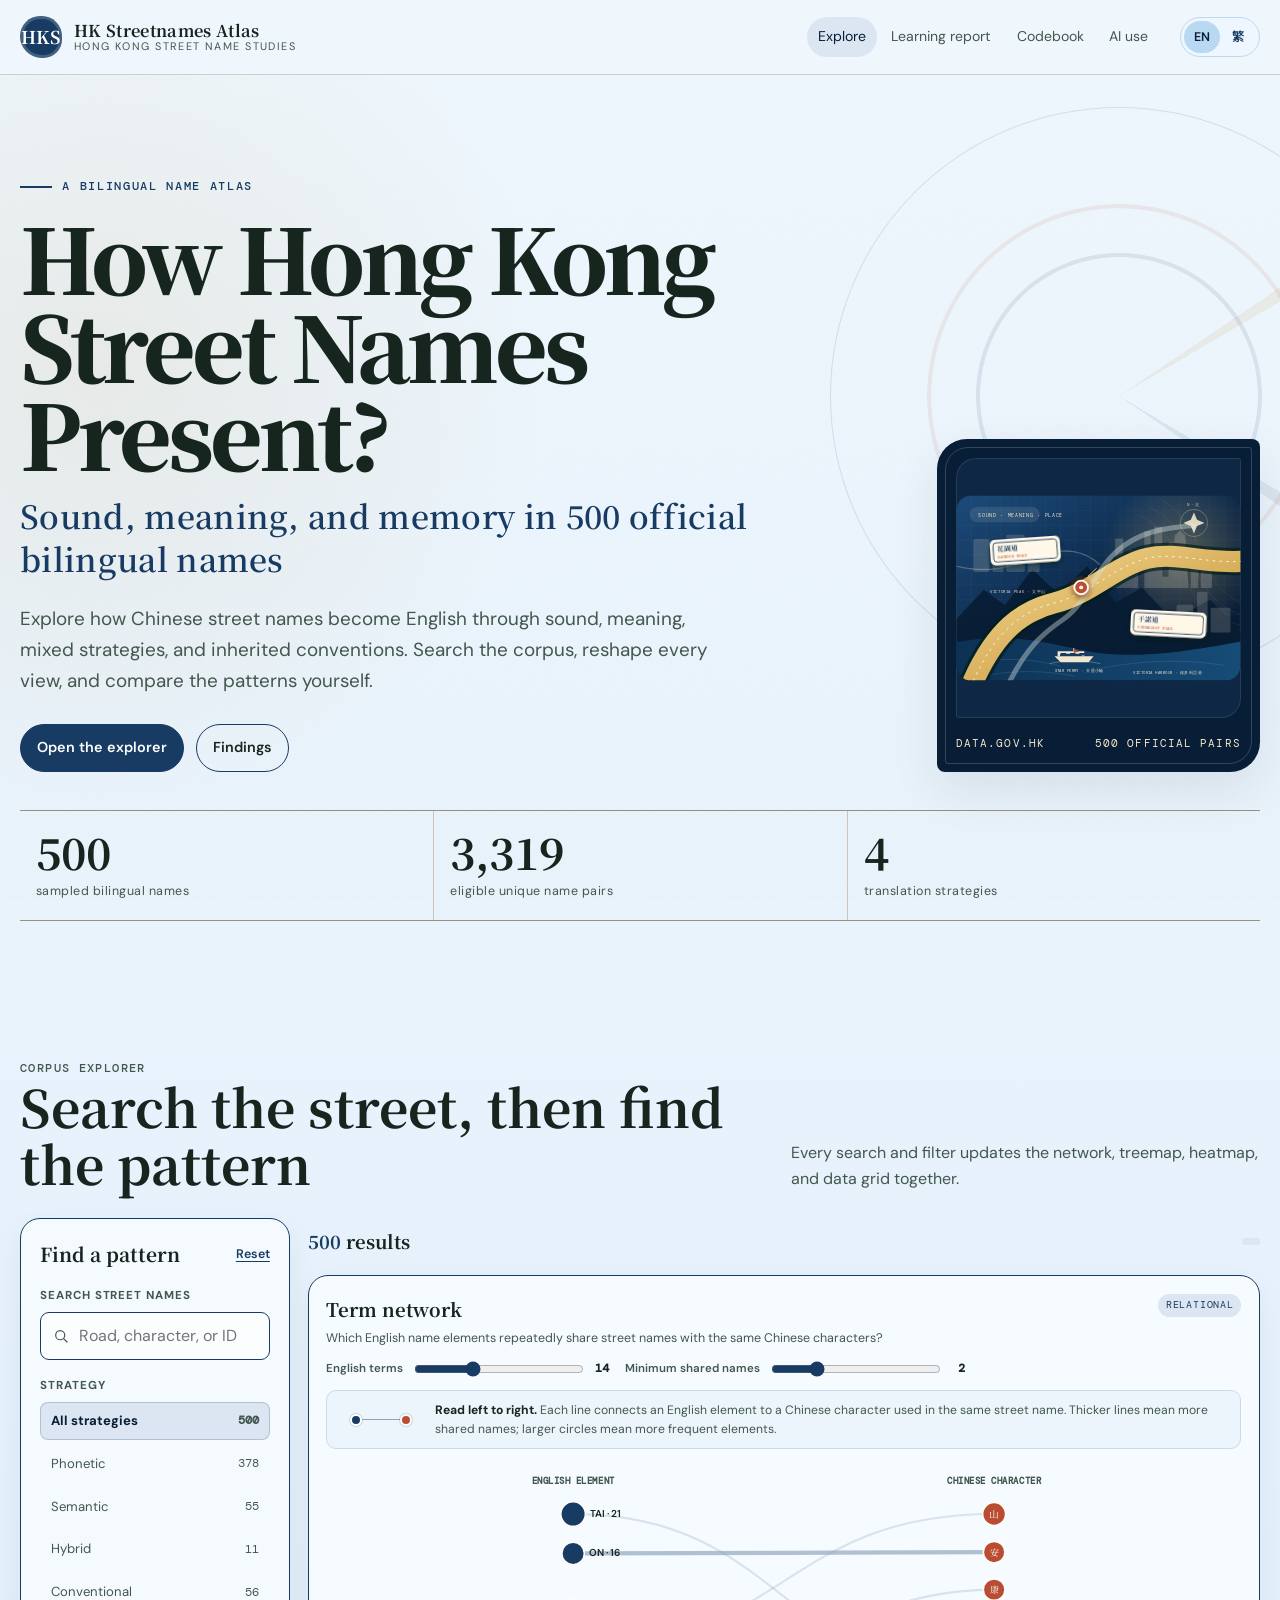
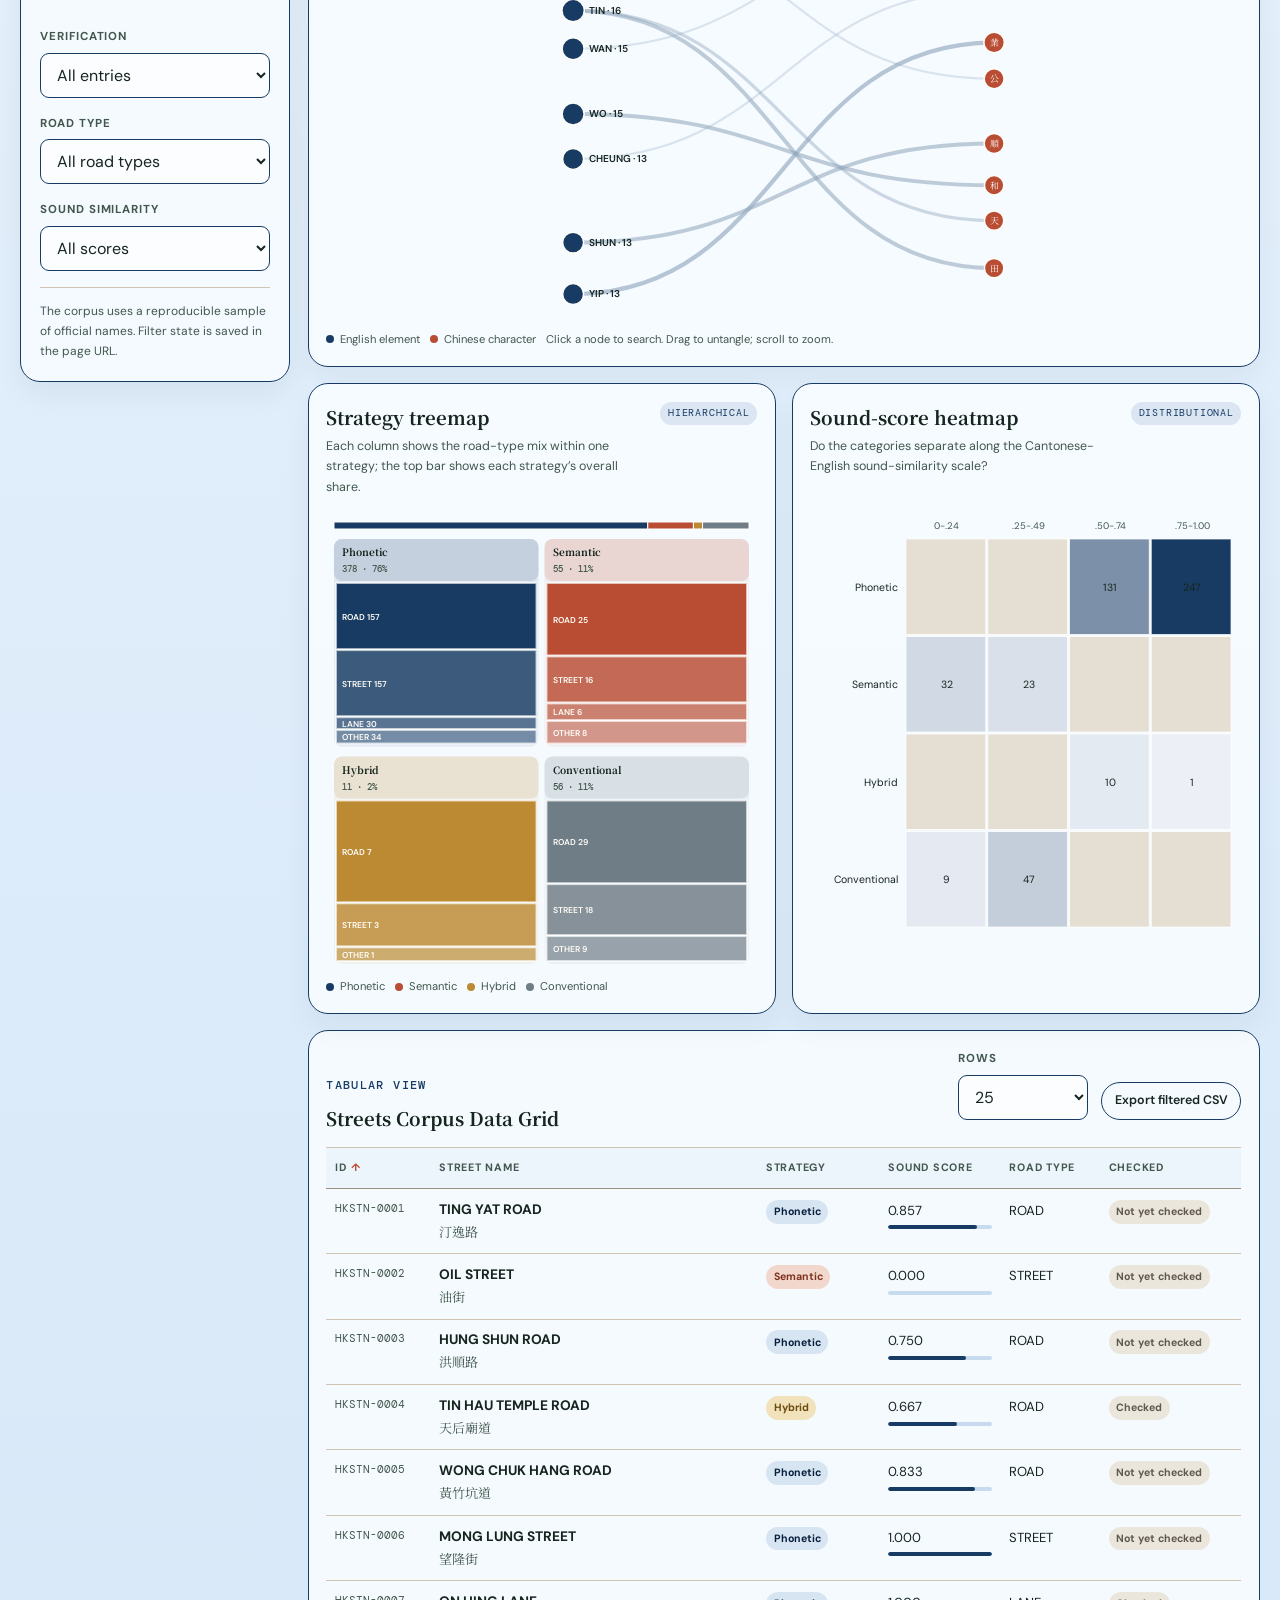
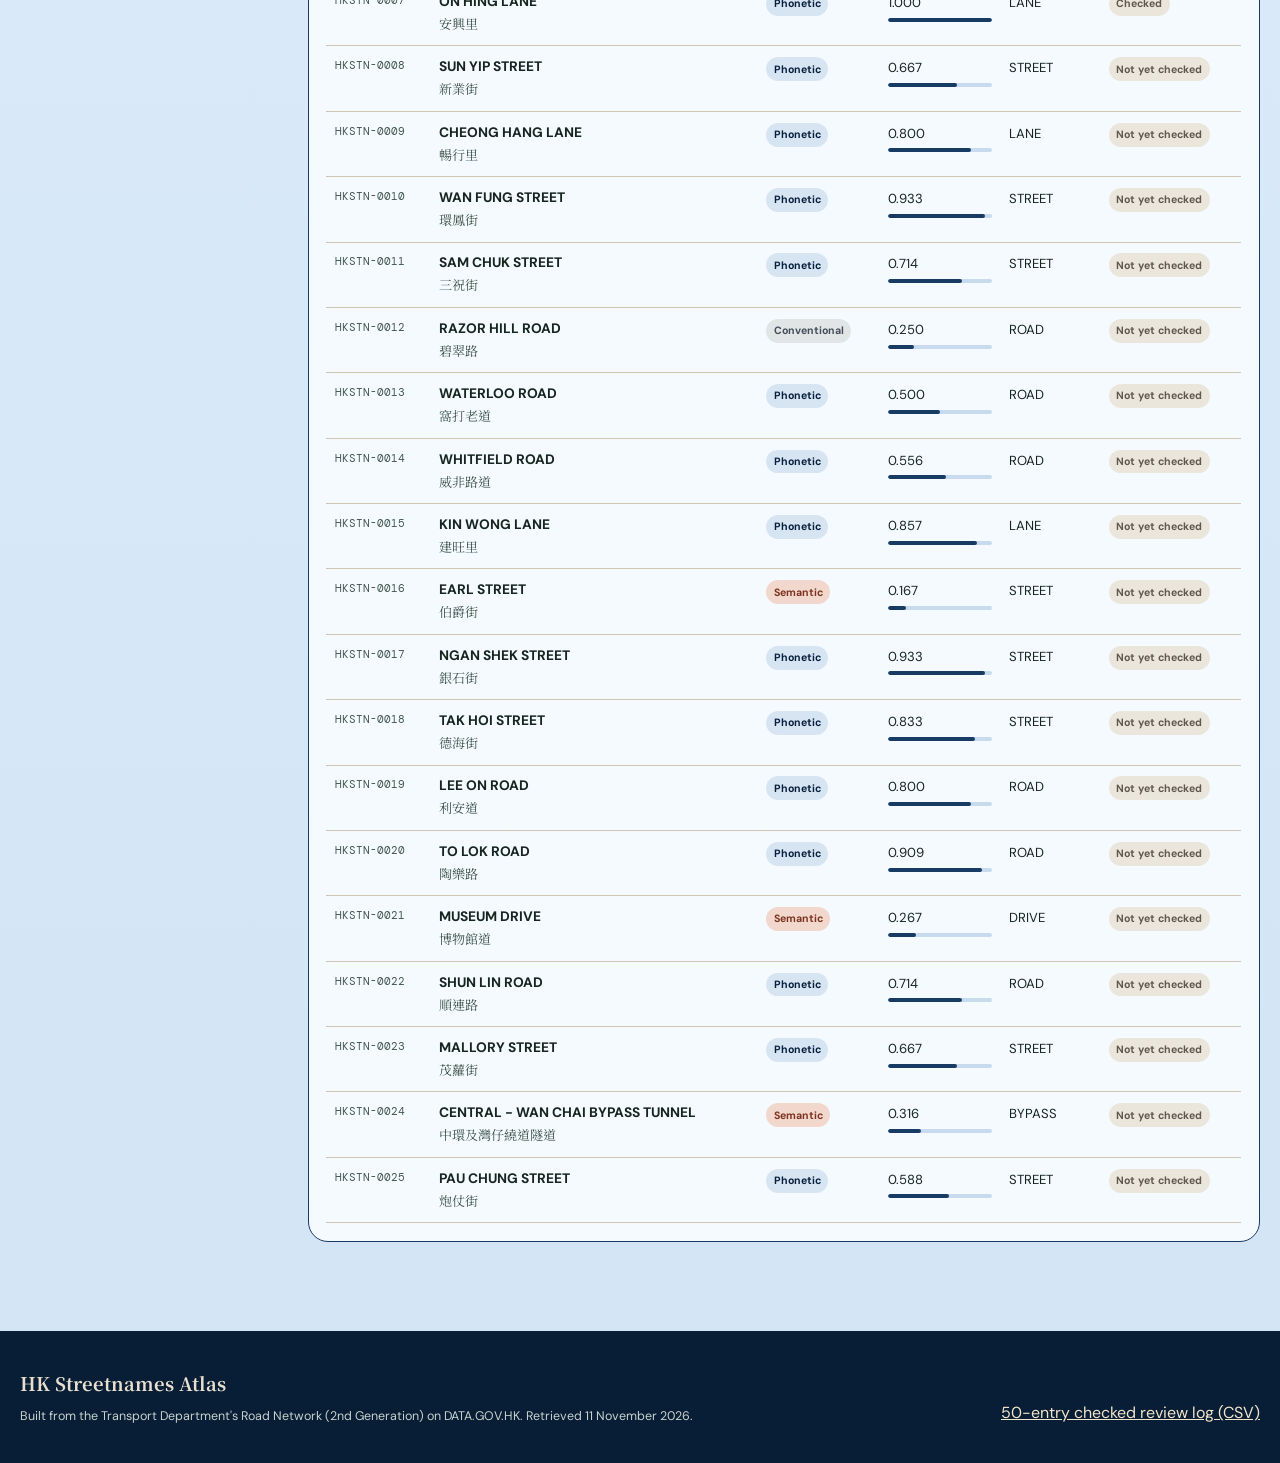
<file: index.html>
<!doctype html>
<html lang="en" data-lang="en">
  <head>
    <meta charset="utf-8">
    <meta name="viewport" content="width=device-width, initial-scale=1">
    <meta
      name="description"
      content="An interactive corpus of 500 official bilingual Hong Kong street and road names."
    >
    <title>HK Streetnames Atlas | Translation of Hong Kong Street Names</title>
    <link rel="icon" href="site/favicon.svg" type="image/svg+xml">
    <link rel="preconnect" href="https://fonts.googleapis.com">
    <link rel="preconnect" href="https://fonts.gstatic.com" crossorigin>
    <link
      href="https://fonts.googleapis.com/css2?family=DM+Mono:wght@400;500&family=DM+Sans:wght@400;500;600;700&family=Noto+Sans+TC:wght@400;500;700&family=Noto+Serif+TC:wght@600;700;900&display=swap"
      rel="stylesheet"
    >
    <link rel="stylesheet" href="site/styles.css?v=20261112-5">
  </head>
  <body>
    <a class="skip-link" href="#main" data-en="Skip to content" data-zh="跳至內容">Skip to content</a>

    <header class="site-header">
      <div class="wrap nav-shell">
        <a class="brand" href="index.html" aria-label="HK Streetnames Atlas home">
          <span class="brand-mark" aria-hidden="true" data-en="HKS" data-zh="港街">HKS</span>
          <span class="brand-copy">
            <strong data-en="HK Streetnames Atlas" data-zh="香港街道譯名圖譜">HK Streetnames Atlas</strong>
            <small data-en="Hong Kong street name studies" data-zh="香港街道名稱研究">Hong Kong street name studies</small>
          </span>
        </a>
        <nav class="site-nav" aria-label="Primary navigation">
          <a href="index.html" aria-current="page" data-en="Explore" data-zh="探索">Explore</a>
          <a href="report.html" data-en="Learning report" data-zh="學習報告">Learning report</a>
          <a href="codebook.html" data-en="Codebook" data-zh="編碼手冊">Codebook</a>
          <a href="ai-use.html" data-en="AI use" data-zh="AI 使用聲明">AI use</a>
        </nav>
        <div class="lang-switch" role="group" aria-label="Language">
          <button type="button" data-language-choice="en" aria-pressed="true">EN</button>
          <button type="button" data-language-choice="zh" aria-pressed="false">繁</button>
        </div>
      </div>
    </header>

    <main id="main">
      <section class="hero">
        <div class="wrap">
          <div class="hero-grid">
            <div>
              <p class="eyebrow">
                <span data-en="A bilingual name atlas" data-zh="雙語街道名稱圖譜">A bilingual name atlas</span>
              </p>
              <h1>
                <span data-en="How Hong Kong Street Names Present?" data-zh="香港街道名稱如何呈現？">How Hong Kong Street Names Present?</span>
                <span class="subtitle lang-en">Sound, meaning, and memory in 500 official bilingual names</span>
                <span class="subtitle lang-zh">五百個官方雙語名稱中的聲音、意義與記憶</span>
              </h1>
              <p class="hero-intro lang-en">
                Explore how Chinese street names become English through sound, meaning,
                mixed strategies, and inherited conventions. Search the corpus, reshape
                every view, and compare the patterns yourself.
              </p>
              <p class="hero-intro lang-zh">
                探索中文街道名稱如何透過音譯、意譯、混合策略與歷史慣例轉為英文。
                搜尋語料、重整所有圖表，並直接比較不同模式。
              </p>
              <div class="hero-actions">
                <a class="button button-primary" href="#explorer">
                  <span data-en="Open the explorer" data-zh="詞料庫搜索">Open the explorer</span>
                </a>
                <a class="button button-ghost" href="report.html">
                  <span data-en="Findings" data-zh="研究發現">Findings</span>
                </a>
              </div>
            </div>

            <aside class="hero-card" aria-label="Source information">
              <div class="route-mini" aria-hidden="true">
                <svg viewBox="0 0 460 300" role="presentation">
                  <defs>
                    <linearGradient id="map-bg" x1="0" y1="0" x2="1" y2="1">
                      <stop offset="0" stop-color="#1c4b7a"/>
                      <stop offset=".58" stop-color="#0a2342"/>
                      <stop offset="1" stop-color="#06172c"/>
                    </linearGradient>
                    <linearGradient id="harbour" x1="0" y1="0" x2="1" y2="0">
                      <stop offset="0" stop-color="#0d3155"/>
                      <stop offset="1" stop-color="#174f7b"/>
                    </linearGradient>
                    <linearGradient id="road-gold" x1="0" y1="0" x2="1" y2="1">
                      <stop offset="0" stop-color="#f4d992"/>
                      <stop offset=".54" stop-color="#d7ad59"/>
                      <stop offset="1" stop-color="#ad7622"/>
                    </linearGradient>
                    <radialGradient id="map-glow">
                      <stop offset="0" stop-color="#f0cf7f" stop-opacity=".32"/>
                      <stop offset="1" stop-color="#f0cf7f" stop-opacity="0"/>
                    </radialGradient>
                    <pattern id="map-grid" width="24" height="24" patternUnits="userSpaceOnUse">
                      <path d="M 24 0 L 0 0 0 24" fill="none" stroke="#f4f0e5" stroke-width=".65" opacity=".12"/>
                    </pattern>
                    <filter id="marker-shadow" x="-100%" y="-100%" width="300%" height="300%">
                      <feDropShadow dx="0" dy="4" stdDeviation="4" flood-color="#001b16" flood-opacity=".55"/>
                    </filter>
                    <clipPath id="map-clip">
                      <rect x="1" y="1" width="458" height="298" rx="23"/>
                    </clipPath>
                  </defs>
                  <g clip-path="url(#map-clip)">
                    <rect width="460" height="300" fill="url(#map-bg)"/>
                    <rect width="460" height="300" fill="url(#map-grid)"/>
                    <circle cx="365" cy="96" r="128" fill="url(#map-glow)"/>
                    <g fill="none" stroke="#d7eadf" opacity=".11">
                      <path d="M294 32c48 22 66 59 80 106s57 71 94 72"/>
                      <path d="M309 18c47 22 66 61 79 103s53 72 87 75"/>
                      <path d="M326 4c43 26 60 57 71 96s48 74 79 79"/>
                    </g>
                    <path d="M-20 222 45 153l34 25 44-58 42 39 47-44 46 59 42-25 50 53 60-33 51 53v78H-20Z" fill="#071b31" opacity=".86"/>
                    <path d="M-10 240c79-18 136-7 207 9s147 10 275-15v70H-10Z" fill="url(#harbour)" opacity=".96"/>
                    <g fill="none" stroke="#cbded4" stroke-width="1" opacity=".2">
                      <path d="M18 272c55-10 99-9 151 4"/>
                      <path d="M226 281c66-13 132-18 208-6"/>
                      <path d="M53 290c53-8 93-6 139 2"/>
                    </g>
                    <g fill="#e9e0cd" opacity=".18">
                      <rect x="28" y="71" width="26" height="53" rx="3"/>
                      <rect x="59" y="91" width="18" height="33" rx="2"/>
                      <rect x="81" y="64" width="30" height="60" rx="3"/>
                      <rect x="116" y="83" width="19" height="41" rx="2"/>
                      <rect x="356" y="177" width="27" height="45" rx="3"/>
                      <rect x="389" y="156" width="17" height="66" rx="2"/>
                      <rect x="411" y="182" width="32" height="40" rx="3"/>
                    </g>
                    <g fill="#f1e7d2" opacity=".2">
                      <path d="M245 150V104h12V70h13v34h9V88h15v62h10V58h10v24h6V51h13v81h10V76h16v22h8v52Z"/>
                      <path d="m349 150 4-85 9-8 8 8 5 85Z"/>
                      <rect x="379" y="100" width="12" height="50"/>
                      <rect x="395" y="118" width="18" height="32"/>
                    </g>
                    <path d="M28 300c37-82 79-113 131-126 58-15 99-60 150-72 49-11 96 11 166 4" fill="none" stroke="#001f1a" stroke-width="44" stroke-linecap="round" opacity=".7"/>
                    <path d="M28 300c37-82 79-113 131-126 58-15 99-60 150-72 49-11 96 11 166 4" fill="none" stroke="url(#road-gold)" stroke-width="34" stroke-linecap="round"/>
                    <path d="M28 300c37-82 79-113 131-126 58-15 99-60 150-72 49-11 96 11 166 4" fill="none" stroke="#fff8e8" stroke-width="1.6" stroke-dasharray="4 7" opacity=".9"/>
                    <path d="M87 300c28-54 53-77 87-100 38-26 48-76 84-108 37-33 77-39 125-43" fill="none" stroke="#dbe7df" stroke-width="8" stroke-linecap="round" opacity=".4"/>
                    <path d="M-10 112c58 17 96 5 140-12 48-18 78-9 102 12" fill="none" stroke="#f1e8d6" stroke-width="2.2" opacity=".28"/>
                    <text x="55" y="158" fill="#f1e7d2" font-size="6.5" letter-spacing="1" font-family="DM Mono, monospace" opacity=".92">VICTORIA PEAK · 太平山</text>
                    <g transform="translate(54 73) rotate(-4)" filter="url(#marker-shadow)">
                      <rect width="113" height="41" rx="8" fill="#fff8e8"/>
                      <rect x="5" y="5" width="103" height="31" rx="5" fill="none" stroke="#173b63" stroke-width="1.5"/>
                      <text x="12" y="19" fill="#173b63" font-size="11" font-weight="700" font-family="Noto Serif TC, serif">花園道</text>
                      <text x="12" y="31" fill="#b94d34" font-size="7" letter-spacing="1" font-family="DM Mono, monospace">GARDEN ROAD</text>
                    </g>
                    <g transform="translate(283 184) rotate(3)" filter="url(#marker-shadow)">
                      <rect width="122" height="41" rx="8" fill="#fff8e8"/>
                      <rect x="5" y="5" width="112" height="31" rx="5" fill="none" stroke="#173b63" stroke-width="1.5"/>
                      <text x="12" y="19" fill="#173b63" font-size="11" font-weight="700" font-family="Noto Serif TC, serif">干諾道</text>
                      <text x="12" y="31" fill="#b94d34" font-size="6.5" letter-spacing=".8" font-family="DM Mono, monospace">CONNAUGHT ROAD</text>
                    </g>
                    <g transform="translate(202 149)" filter="url(#marker-shadow)">
                      <circle r="18" fill="#b94d34" opacity=".16"/>
                      <circle r="11" fill="#b94d34" stroke="#fff8e8" stroke-width="3"/>
                      <circle r="3.2" fill="#fff8e8"/>
                      <path d="M11-18 25-31" fill="none" stroke="#fff8e8" stroke-width="1.3"/>
                    </g>
                    <g transform="translate(159 247)">
                      <path d="M0 13h63l-8 10H10Z" fill="#f2e7ce"/>
                      <path d="M7 13V7h39v6" fill="none" stroke="#f2e7ce" stroke-width="4"/>
                      <rect x="10" y="8" width="9" height="4" rx="1" fill="#173b63"/>
                      <rect x="25" y="8" width="9" height="4" rx="1" fill="#173b63"/>
                      <rect x="40" y="8" width="9" height="4" rx="1" fill="#173b63"/>
                      <path d="M31 7V0" fill="none" stroke="#f2e7ce" stroke-width="1.4"/>
                      <path d="m31 1 9 4-9 3Z" fill="#b94d34"/>
                      <path d="M-8 25c25-6 53-6 82 0" fill="none" stroke="#d7eadf" stroke-width="1" opacity=".5"/>
                      <text x="0" y="39" fill="#f2e7ce" font-size="6.8" letter-spacing=".7" font-family="DM Mono, monospace">STAR FERRY · 天星小輪</text>
                    </g>
                    <text x="286" y="288" fill="#e8dcc2" font-size="6.4" letter-spacing=".75" font-family="DM Mono, monospace">VICTORIA HARBOUR · 維多利亞港</text>
                    <g transform="translate(384 45)" fill="none" stroke="#f2e7ce">
                      <circle r="22" stroke-width="1" opacity=".45"/>
                      <path d="M0-17 5-5 17 0 5 5 0 17-5 5-17 0-5-5Z" fill="#f2e7ce" stroke="none" opacity=".9"/>
                      <text x="-12" y="-28" fill="#d8c99f" stroke="none" font-size="7" font-family="DM Mono, monospace">N · 北</text>
                    </g>
                    <rect x="22" y="19" width="113" height="25" rx="12.5" fill="#fff8e8" opacity=".1"/>
                    <text x="36" y="36" fill="#f2e7ce" font-size="7.5" letter-spacing="1.1" font-family="DM Mono, monospace">SOUND · MEANING · PLACE</text>
                  </g>
                </svg>
              </div>
              <div class="hero-card-label">
                <span>DATA.GOV.HK</span>
                <span data-en="500 official pairs" data-zh="500 對官方名稱">500 official pairs</span>
              </div>
            </aside>
          </div>

          <div class="stats" aria-label="Dataset at a glance">
            <div class="stat">
              <strong>500</strong>
              <span data-en="sampled bilingual names" data-zh="抽樣雙語名稱">sampled bilingual names</span>
            </div>
            <div class="stat">
              <strong>3,319</strong>
              <span data-en="eligible unique name pairs" data-zh="合資格唯一名稱對">eligible unique name pairs</span>
            </div>
            <div class="stat">
              <strong>4</strong>
              <span data-en="translation strategies" data-zh="翻譯策略類別">translation strategies</span>
            </div>
          </div>
        </div>
      </section>

      <section class="section" id="explorer">
        <div class="wrap">
          <div class="section-head">
            <div>
              <p class="section-kicker" data-en="Corpus explorer" data-zh="街道詞料庫探索">Corpus explorer</p>
              <h2 data-en="Search the street, then find the pattern" data-zh="尋找街道，探索模式">Search the street, then find the pattern</h2>
            </div>
            <p>
              <span class="lang-en">Every search and filter updates the network, treemap, heatmap, and data grid together.</span>
              <span class="lang-zh">每次搜尋與篩選都會同步更新網絡圖、矩形樹圖、熱圖及資料表。</span>
            </p>
          </div>

          <div class="explorer" id="street-explorer">
            <aside class="filters" aria-label="Corpus filters">
              <div class="filter-title">
                <h3 data-en="Find a pattern" data-zh="探索模式">Find a pattern</h3>
                <button class="text-button" id="reset-filters" type="button" data-en="Reset" data-zh="重設">Reset</button>
              </div>

              <div class="field">
                <label for="corpus-search" data-en="Search street names" data-zh="搜尋香港街道名稱">Search street names</label>
                <div class="search-wrap">
                  <svg class="search-icon" viewBox="0 0 24 24" aria-hidden="true">
                    <circle cx="10.8" cy="10.8" r="6.8" fill="none" stroke="currentColor" stroke-width="1.8"/>
                    <path d="m16 16 5 5" fill="none" stroke="currentColor" stroke-width="1.8" stroke-linecap="round"/>
                  </svg>
                  <input
                    class="input"
                    id="corpus-search"
                    type="search"
                    autocomplete="off"
                    data-en-placeholder="Road, character, or ID"
                    data-zh-placeholder="道路、字詞或編號"
                    placeholder="Road, character, or ID"
                  >
                </div>
              </div>

              <div class="field field-categories">
                <span class="field-label" data-en="Strategy" data-zh="翻譯策略">Strategy</span>
                <div class="chip-group">
                  <button class="chip" type="button" data-category-filter="all" aria-pressed="true">
                    <span data-en="All strategies" data-zh="所有策略">All strategies</span>
                    <span class="count" data-count>500</span>
                  </button>
                  <button class="chip" type="button" data-category-filter="phonetic_transliteration" aria-pressed="false">
                    <span data-en="Phonetic" data-zh="音譯">Phonetic</span>
                    <span class="count" data-count>378</span>
                  </button>
                  <button class="chip" type="button" data-category-filter="semantic_translation" aria-pressed="false">
                    <span data-en="Semantic" data-zh="意譯">Semantic</span>
                    <span class="count" data-count>55</span>
                  </button>
                  <button class="chip" type="button" data-category-filter="hybrid_phonetic_semantic" aria-pressed="false">
                    <span data-en="Hybrid" data-zh="音意混合">Hybrid</span>
                    <span class="count" data-count>11</span>
                  </button>
                  <button class="chip" type="button" data-category-filter="conventional_or_indirect" aria-pressed="false">
                    <span data-en="Conventional" data-zh="慣用或間接">Conventional</span>
                    <span class="count" data-count>56</span>
                  </button>
                </div>
              </div>

              <div class="field">
                <label for="checked-filter" data-en="Verification" data-zh="核對狀態">Verification</label>
                <select class="select" id="checked-filter">
                  <option value="all" data-en="All entries" data-zh="全部">All entries</option>
                  <option value="yes" data-en="Checked" data-zh="已核對">Checked</option>
                  <option value="no" data-en="Not yet checked" data-zh="尚未核對">Not yet checked</option>
                </select>
              </div>

              <div class="field">
                <label for="road-type-filter" data-en="Road type" data-zh="道路類型">Road type</label>
                <select class="select" id="road-type-filter">
                  <option value="all" data-en="All road types" data-zh="全部道路類型">All road types</option>
                </select>
              </div>

              <div class="field">
                <label for="score-filter" data-en="Sound similarity" data-zh="語音相似度">Sound similarity</label>
                <select class="select" id="score-filter">
                  <option value="all" data-en="All scores" data-zh="全部">All scores</option>
                  <option value="0-.24">0-.24</option>
                  <option value=".25-.49">.25-.49</option>
                  <option value=".50-.74">.50-.74</option>
                  <option value=".75-1.00">.75-1.00</option>
                </select>
              </div>

              <p class="filter-note">
                <span class="lang-en">The corpus uses a reproducible sample of official names. Filter state is saved in the page URL.</span>
                <span class="lang-zh">本語料使用可重現的官方名稱抽樣；篩選狀態會保存在網址中。</span>
              </p>
            </aside>

            <div class="results">
              <div class="results-toolbar">
                <p class="result-count" id="result-count" aria-live="polite"></p>
                <p class="active-filter" id="active-filters"></p>
              </div>

              <div class="charts">
                <article class="chart-card chart-card-wide">
                  <div class="chart-head">
                    <div>
                      <h3 class="chart-title" data-en="Term network" data-zh="詞語網絡">Term network</h3>
                      <p class="chart-caption">
                        <span class="lang-en">Which English name elements repeatedly share street names with the same Chinese characters?</span>
                        <span class="lang-zh">哪些英文名稱成分會反覆與相同的中文字出現在同一街道名稱中？</span>
                      </p>
                    </div>
                    <span class="chart-tag" data-en="Relational" data-zh="關係型">Relational</span>
                  </div>
                  <div class="chart-controls">
                    <label class="control-inline" for="network-terms">
                      <span data-en="English terms" data-zh="英文詞數">English terms</span>
                      <input id="network-terms" type="range" min="6" max="30" value="14" step="2">
                      <span class="control-value" id="network-terms-value">14</span>
                    </label>
                    <label class="control-inline" for="network-min">
                      <span data-en="Minimum shared names" data-zh="最少共同名稱數">Minimum shared names</span>
                      <input id="network-min" type="range" min="1" max="5" value="2" step="1">
                      <span class="control-value" id="network-min-value">2</span>
                    </label>
                  </div>
                  <div class="network-guide">
                    <div class="network-guide-flow" aria-hidden="true">
                      <span class="network-guide-node network-guide-node--english"></span>
                      <span class="network-guide-link"></span>
                      <span class="network-guide-node network-guide-node--chinese"></span>
                    </div>
                    <p>
                      <span class="lang-en"><strong>Read left to right.</strong> Each line connects an English element to a Chinese character used in the same street name. Thicker lines mean more shared names; larger circles mean more frequent elements.</span>
                      <span class="lang-zh"><strong>由左至右閱讀。</strong>每條線連接同一街道名稱中的英文成分與中文字；線越粗代表共同出現的名稱越多，圓點越大代表該成分越常見。</span>
                    </p>
                  </div>
                  <div class="viz-frame network-frame" id="network-chart"></div>
                  <p class="sr-only" id="network-summary" aria-live="polite"></p>
                  <div class="legend-row" aria-hidden="true">
                    <span class="legend-item"><span class="legend-dot" style="background:#173b63"></span><span data-en="English element" data-zh="英文成分">English element</span></span>
                    <span class="legend-item"><span class="legend-dot" style="background:#b94d34"></span><span data-en="Chinese character" data-zh="中文字">Chinese character</span></span>
                    <span class="legend-item"><span data-en="Click a node to search. Drag to untangle; scroll to zoom." data-zh="點擊圓點可搜尋；拖曳可整理位置，滾輪可縮放。">Click a node to search. Drag to untangle; scroll to zoom.</span></span>
                  </div>
                </article>

                <article class="chart-card">
                  <div class="chart-head">
                    <div>
                      <h3 class="chart-title" data-en="Strategy treemap" data-zh="策略矩形樹圖">Strategy treemap</h3>
                      <p class="chart-caption">
                        <span class="lang-en">Each column shows the road-type mix within one strategy; the top bar shows each strategy’s overall share.</span>
                        <span class="lang-zh">每一欄顯示一種策略內的道路類型組成；頂部橫條顯示各策略在全部結果中的比例。</span>
                      </p>
                    </div>
                    <span class="chart-tag" data-en="Hierarchical" data-zh="層級型">Hierarchical</span>
                  </div>
                  <div class="viz-frame" id="treemap-chart"></div>
                  <div class="legend-row" aria-label="Treemap strategy colours">
                    <span class="legend-item"><span class="legend-dot" style="background:#173b63"></span><span data-en="Phonetic" data-zh="音譯">Phonetic</span></span>
                    <span class="legend-item"><span class="legend-dot" style="background:#b94d34"></span><span data-en="Semantic" data-zh="意譯">Semantic</span></span>
                    <span class="legend-item"><span class="legend-dot" style="background:#bd8a34"></span><span data-en="Hybrid" data-zh="音意混合">Hybrid</span></span>
                    <span class="legend-item"><span class="legend-dot" style="background:#6f7d87"></span><span data-en="Conventional" data-zh="慣用或間接">Conventional</span></span>
                  </div>
                </article>

                <article class="chart-card">
                  <div class="chart-head">
                    <div>
                      <h3 class="chart-title" data-en="Sound-score heatmap" data-zh="語音分數熱圖">Sound-score heatmap</h3>
                      <p class="chart-caption">
                        <span class="lang-en">Do the categories separate along the Cantonese-English sound-similarity scale?</span>
                        <span class="lang-zh">各類別在粵英語音相似度上是否呈現明顯分布？</span>
                      </p>
                    </div>
                    <span class="chart-tag" data-en="Distributional" data-zh="分布型">Distributional</span>
                  </div>
                  <div class="viz-frame" id="heatmap-chart"></div>
                </article>
              </div>

              <section class="data-panel" id="data-grid" aria-labelledby="data-title">
                <div class="data-toolbar">
                  <div>
                    <p class="section-kicker" data-en="Tabular view" data-zh="表格檢視">Tabular view</p>
                    <h3 class="chart-title" id="data-title" data-en="Streets Corpus Data Grid" data-zh="街道詞料庫">Streets Corpus Data Grid</h3>
                  </div>
                  <div class="data-toolbar">
                    <div class="field">
                      <label for="show-rows" data-en="Rows" data-zh="列數">Rows</label>
                      <select class="select" id="show-rows">
                        <option value="25">25</option>
                        <option value="50">50</option>
                        <option value="100">100</option>
                        <option value="500">500</option>
                      </select>
                    </div>
                    <button class="button button-ghost button-small" id="export-csv" type="button">
                      <span data-en="Export filtered CSV" data-zh="匯出篩選 CSV">Export filtered CSV</span>
                    </button>
                  </div>
                </div>
                <div class="table-wrap">
                  <table>
                    <caption class="sr-only">
                      Filtered street-name corpus with sortable columns.
                    </caption>
                    <thead>
                      <tr>
                        <th scope="col" aria-sort="ascending"><button class="sort-button" type="button" data-sort="id">ID</button></th>
                        <th scope="col"><button class="sort-button" type="button" data-sort="targetText" data-en="Street name" data-zh="街道名稱">Street name</button></th>
                        <th scope="col"><button class="sort-button" type="button" data-sort="category" data-en="Strategy" data-zh="策略">Strategy</button></th>
                        <th scope="col"><button class="sort-button" type="button" data-sort="phoneticScore" data-en="Sound score" data-zh="語音分數">Sound score</button></th>
                        <th scope="col"><button class="sort-button" type="button" data-sort="roadType" data-en="Road type" data-zh="道路類型">Road type</button></th>
                        <th scope="col"><button class="sort-button" type="button" data-sort="humanChecked" data-en="Checked" data-zh="核對">Checked</button></th>
                      </tr>
                    </thead>
                    <tbody id="corpus-rows"></tbody>
                  </table>
                </div>
              </section>
            </div>
          </div>
        </div>
      </section>
    </main>

    <footer class="site-footer">
      <div class="wrap footer-grid">
        <div>
          <strong data-en="HK Streetnames Atlas" data-zh="香港街道譯名圖譜">HK Streetnames Atlas</strong>
          <p>
            <span class="lang-en">Built from the Transport Department's Road Network (2nd Generation) on DATA.GOV.HK. Retrieved 11 November 2026.</span>
            <span class="lang-zh">資料源自 DATA.GOV.HK 上運輸署「第二代道路網絡」；擷取日期為 2026 年 11 月 11 日。</span>
          </p>
        </div>
        <a href="data/manual_review_queue.csv" data-en="50-entry checked review log (CSV)" data-zh="50 項已核對清單（CSV）">50-entry checked review log (CSV)</a>
      </div>
    </footer>

    <script src="site/assets/d3.v7.min.js"></script>
    <script src="site/data/street_names.js"></script>
    <script src="site/i18n.js"></script>
    <script src="site/app.js?v=20261112-2"></script>
  </body>
</html>
</file>
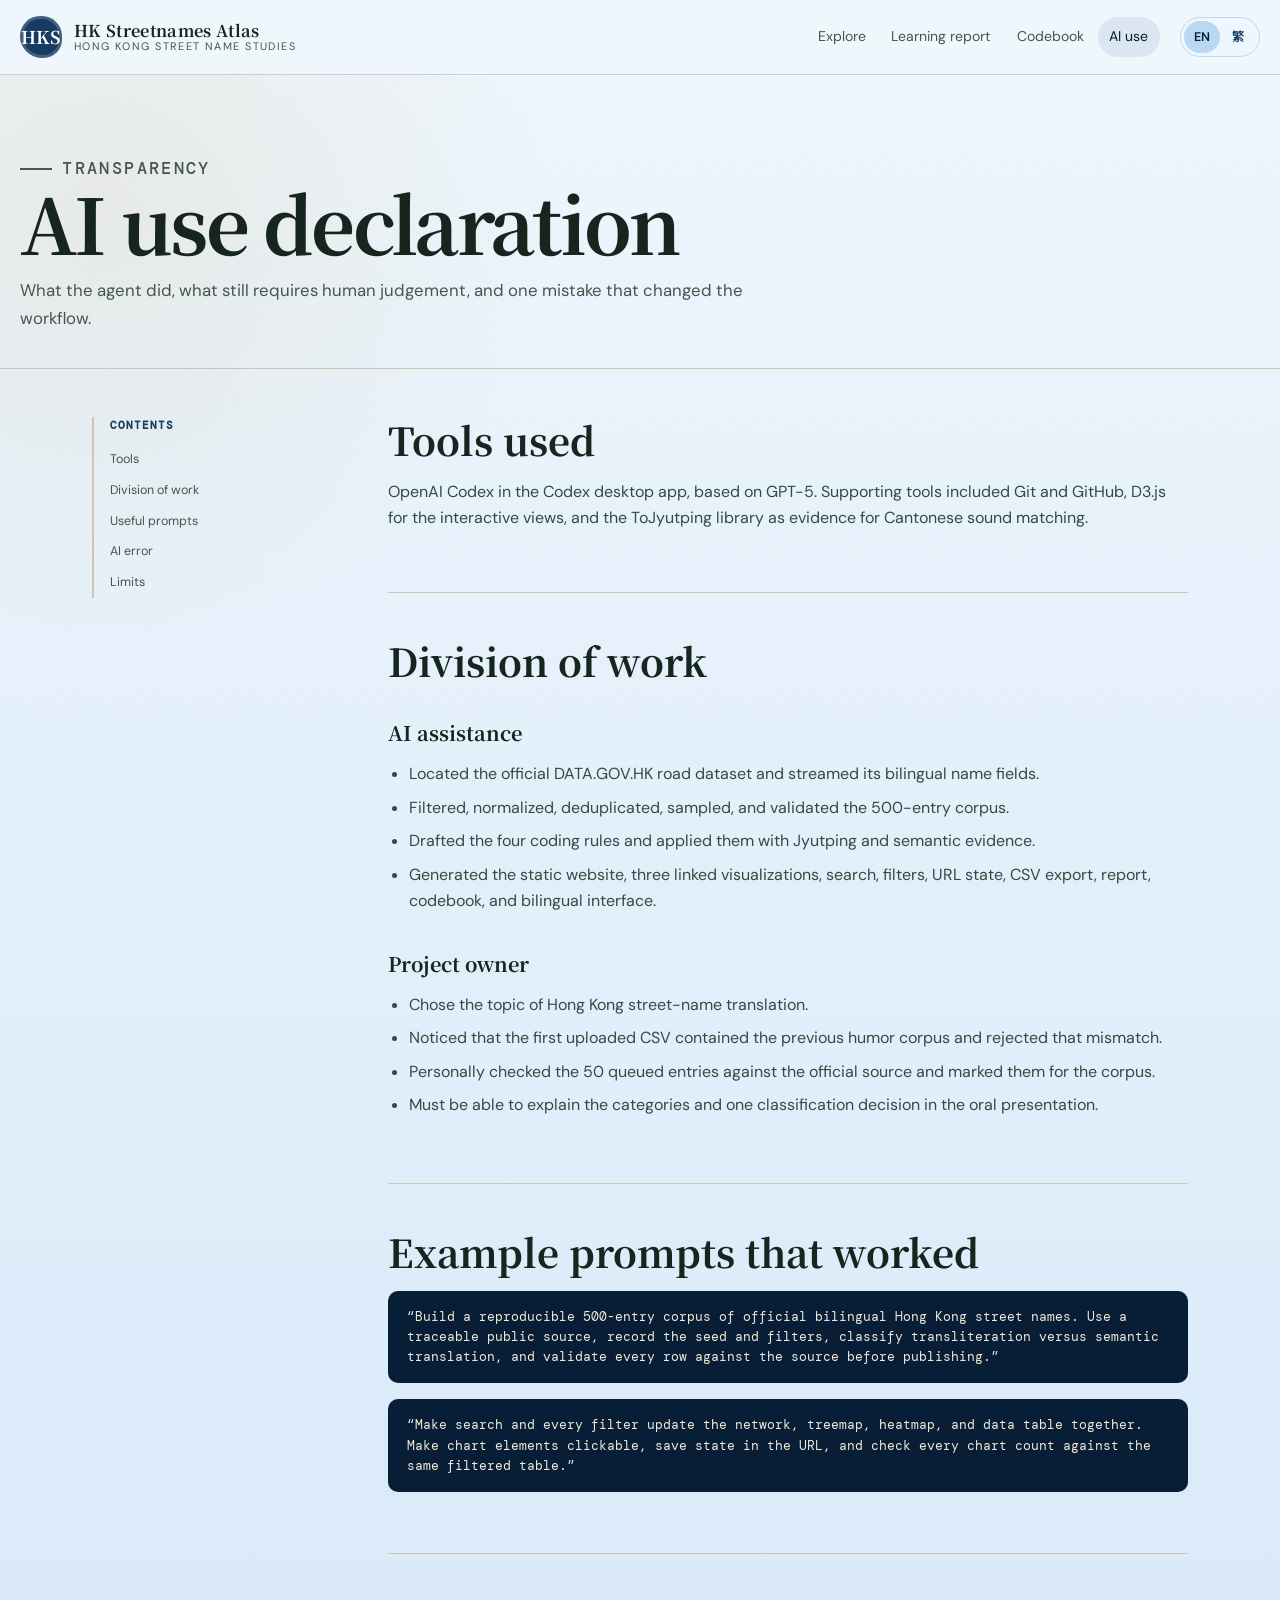
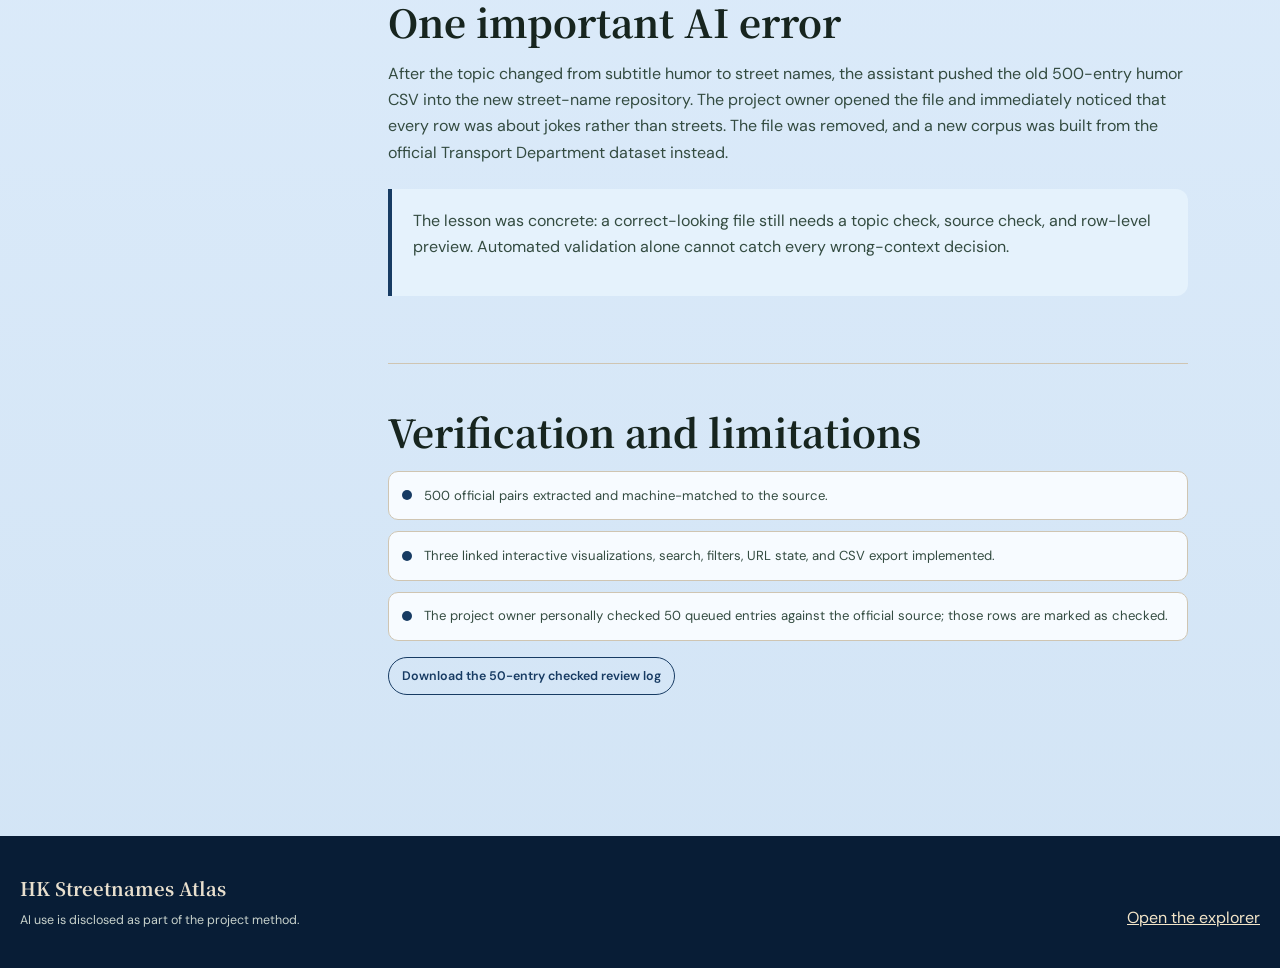
<file: ai-use.html>
<!doctype html>
<html lang="en" data-lang="en">
  <head>
    <meta charset="utf-8">
    <meta name="viewport" content="width=device-width, initial-scale=1">
    <meta name="description" content="AI use declaration for the Hong Kong street-name corpus project.">
    <title>AI Use Declaration | HK Streetnames Atlas</title>
    <link rel="icon" href="site/favicon.svg" type="image/svg+xml">
    <link rel="preconnect" href="https://fonts.googleapis.com">
    <link rel="preconnect" href="https://fonts.gstatic.com" crossorigin>
    <link
      href="https://fonts.googleapis.com/css2?family=DM+Mono:wght@400;500&family=DM+Sans:wght@400;500;600;700&family=Noto+Sans+TC:wght@400;500;700&family=Noto+Serif+TC:wght@600;700;900&display=swap"
      rel="stylesheet"
    >
    <link rel="stylesheet" href="site/styles.css?v=20261112-5">
  </head>
  <body>
    <a class="skip-link" href="#main" data-en="Skip to content" data-zh="跳至內容">Skip to content</a>
    <header class="site-header">
      <div class="wrap nav-shell">
        <a class="brand" href="index.html" aria-label="HK Streetnames Atlas home">
          <span class="brand-mark" aria-hidden="true" data-en="HKS" data-zh="港街">HKS</span>
          <span class="brand-copy">
            <strong data-en="HK Streetnames Atlas" data-zh="香港街道譯名圖譜">HK Streetnames Atlas</strong>
            <small data-en="Hong Kong street name studies" data-zh="香港街道名稱研究">Hong Kong street name studies</small>
          </span>
        </a>
        <nav class="site-nav" aria-label="Primary navigation">
          <a href="index.html" data-en="Explore" data-zh="探索">Explore</a>
          <a href="report.html" data-en="Learning report" data-zh="學習報告">Learning report</a>
          <a href="codebook.html" data-en="Codebook" data-zh="編碼手冊">Codebook</a>
          <a href="ai-use.html" aria-current="page" data-en="AI use" data-zh="AI 使用聲明">AI use</a>
        </nav>
        <div class="lang-switch" role="group" aria-label="Language">
          <button type="button" data-language-choice="en" aria-pressed="true">EN</button>
          <button type="button" data-language-choice="zh" aria-pressed="false">繁</button>
        </div>
      </div>
    </header>

    <main id="main">
      <section class="page-hero">
        <div class="wrap">
          <p class="eyebrow" data-en="Transparency" data-zh="透明度">Transparency</p>
          <h1><span class="lang-en">AI use declaration</span><span class="lang-zh">AI 使用聲明</span></h1>
          <p>
            <span class="lang-en">What the agent did, what still requires human judgement, and one mistake that changed the workflow.</span>
            <span class="lang-zh">AI 做了甚麼、哪些工作仍需人手判斷，以及一個改變工作流程的錯誤。</span>
          </p>
        </div>
      </section>

      <div class="wrap page-layout">
        <aside class="page-toc" aria-label="Declaration contents">
          <strong data-en="Contents" data-zh="目錄">Contents</strong>
          <a href="#tools" data-en="Tools" data-zh="工具">Tools</a>
          <a href="#division" data-en="Division of work" data-zh="工作分工">Division of work</a>
          <a href="#prompts" data-en="Useful prompts" data-zh="有效提示">Useful prompts</a>
          <a href="#errors" data-en="AI error" data-zh="AI 錯誤">AI error</a>
          <a href="#limits" data-en="Limits" data-zh="限制">Limits</a>
        </aside>

        <article class="prose">
          <section id="tools">
            <h2><span class="lang-en">Tools used</span><span class="lang-zh">使用的工具</span></h2>
            <p class="lang-en">
              OpenAI Codex in the Codex desktop app, based on GPT-5. Supporting tools
              included Git and GitHub, D3.js for the interactive views, and the
              ToJyutping library as evidence for Cantonese sound matching.
            </p>
            <p class="lang-zh">
              Codex 桌面應用程式中的 OpenAI Codex（基於 GPT-5）。輔助工具包括 Git 與 GitHub、
              用於互動圖表的 D3.js，以及提供粵語語音證據的 ToJyutping 程式庫。
            </p>
          </section>

          <section id="division">
            <h2><span class="lang-en">Division of work</span><span class="lang-zh">工作分工</span></h2>
            <h3><span class="lang-en">AI assistance</span><span class="lang-zh">AI 協助</span></h3>
            <ul class="lang-en">
              <li>Located the official DATA.GOV.HK road dataset and streamed its bilingual name fields.</li>
              <li>Filtered, normalized, deduplicated, sampled, and validated the 500-entry corpus.</li>
              <li>Drafted the four coding rules and applied them with Jyutping and semantic evidence.</li>
              <li>Generated the static website, three linked visualizations, search, filters, URL state, CSV export, report, codebook, and bilingual interface.</li>
            </ul>
            <ul class="lang-zh">
              <li>尋找 DATA.GOV.HK 官方道路資料，並串流處理其中的雙語名稱欄位。</li>
              <li>篩選、統一格式、去除重複、抽樣及驗證 500 項語料。</li>
              <li>草擬四項編碼規則，並以粵拼及語義證據分類。</li>
              <li>建立靜態網站、三項連動圖表、搜尋、篩選、網址狀態、CSV 匯出、報告、編碼手冊及雙語介面。</li>
            </ul>
            <h3><span class="lang-en">Project owner</span><span class="lang-zh">項目負責人</span></h3>
            <ul class="lang-en">
              <li>Chose the topic of Hong Kong street-name translation.</li>
              <li>Noticed that the first uploaded CSV contained the previous humor corpus and rejected that mismatch.</li>
              <li>Personally checked the 50 queued entries against the official source and marked them for the corpus.</li>
              <li>Must be able to explain the categories and one classification decision in the oral presentation.</li>
            </ul>
            <ul class="lang-zh">
              <li>選擇香港街道名稱翻譯作為題目。</li>
              <li>發現最初上載的 CSV 是舊的笑話語料，並指出題目不符。</li>
              <li>已親自對照官方來源核對 50 項清單，並在語料中更新核對標記。</li>
              <li>必須能在口頭報告中解釋各類別及一個分類決定。</li>
            </ul>
          </section>

          <section id="prompts">
            <h2><span class="lang-en">Example prompts that worked</span><span class="lang-zh">有效的提示例子</span></h2>
            <div class="prompt-box">
              <div class="lang-en">
                “Build a reproducible 500-entry corpus of official bilingual Hong Kong
                street names. Use a traceable public source, record the seed and filters,
                classify transliteration versus semantic translation, and validate every
                row against the source before publishing.”
              </div>
              <div class="lang-zh">
                「建立 500 項可重現的香港官方雙語街道名稱語料。使用可追溯的公開來源，
                記錄種子及篩選條件，分類音譯與意譯，並在發布前逐項對照來源驗證。」
              </div>
            </div>
            <div class="prompt-box">
              <div class="lang-en">
                “Make search and every filter update the network, treemap, heatmap, and
                data table together. Make chart elements clickable, save state in the URL,
                and check every chart count against the same filtered table.”
              </div>
              <div class="lang-zh">
                「讓搜尋及所有篩選同步更新網絡圖、矩形樹圖、熱圖及資料表。圖表元素必須可點擊，
                狀態保存在網址，並核對每幅圖的數字是否與同一個篩選資料表一致。」
              </div>
            </div>
          </section>

          <section id="errors">
            <h2><span class="lang-en">One important AI error</span><span class="lang-zh">一個重要的 AI 錯誤</span></h2>
            <p class="lang-en">
              After the topic changed from subtitle humor to street names, the assistant
              pushed the old 500-entry humor CSV into the new street-name repository.
              The project owner opened the file and immediately noticed that every row
              was about jokes rather than streets. The file was removed, and a new
              corpus was built from the official Transport Department dataset instead.
            </p>
            <p class="lang-zh">
              題目由字幕幽默改為街道名稱後，AI 助手一度把舊有的 500 項笑話語料 CSV
              推送到新的街道名稱儲存庫。項目負責人打開檔案後，立即發現每一列都是笑話而非街道。
              該檔案其後被移除，並改以運輸署官方資料重建語料。
            </p>
            <div class="callout">
              <p class="lang-en">
                The lesson was concrete: a correct-looking file still needs a topic check,
                source check, and row-level preview. Automated validation alone cannot
                catch every wrong-context decision.
              </p>
              <p class="lang-zh">
                這次錯誤說明：檔案即使格式正確，仍需檢查題目、來源及實際列值。
                自動驗證不能取代對整體語境的判斷。
              </p>
            </div>
          </section>

          <section id="limits">
            <h2><span class="lang-en">Verification and limitations</span><span class="lang-zh">核對與限制</span></h2>
            <div class="status-list">
              <div class="status-item done">
                <span class="status-dot" aria-hidden="true"></span>
                <p><span class="lang-en">500 official pairs extracted and machine-matched to the source.</span><span class="lang-zh">已抽取 500 對官方名稱，並與來源自動比對。</span></p>
              </div>
              <div class="status-item done">
                <span class="status-dot" aria-hidden="true"></span>
                <p><span class="lang-en">Three linked interactive visualizations, search, filters, URL state, and CSV export implemented.</span><span class="lang-zh">已完成三幅連動互動圖表、搜尋、篩選、網址狀態及 CSV 匯出。</span></p>
              </div>
              <div class="status-item done">
                <span class="status-dot" aria-hidden="true"></span>
                <p><span class="lang-en">The project owner personally checked 50 queued entries against the official source; those rows are marked as checked.</span><span class="lang-zh">項目負責人已對照官方來源完成 50 項個人核對，相關資料列已標記為已核對。</span></p>
              </div>
            </div>
            <p>
              <a class="button button-ghost button-small" href="data/manual_review_queue.csv">
                <span data-en="Download the 50-entry checked review log" data-zh="下載 50 項已核對清單">Download the 50-entry checked review log</span>
              </a>
            </p>
          </section>
        </article>
      </div>
    </main>

    <footer class="site-footer">
      <div class="wrap footer-grid">
        <div>
          <strong data-en="HK Streetnames Atlas" data-zh="香港街道譯名圖譜">HK Streetnames Atlas</strong>
          <p><span class="lang-en">AI use is disclosed as part of the project method.</span><span class="lang-zh">AI 使用情況作為研究方法的一部分公開說明。</span></p>
        </div>
        <a href="index.html#explorer" data-en="Open the explorer" data-zh="打開探索器">Open the explorer</a>
      </div>
    </footer>

    <script src="site/i18n.js"></script>
  </body>
</html>
</file>
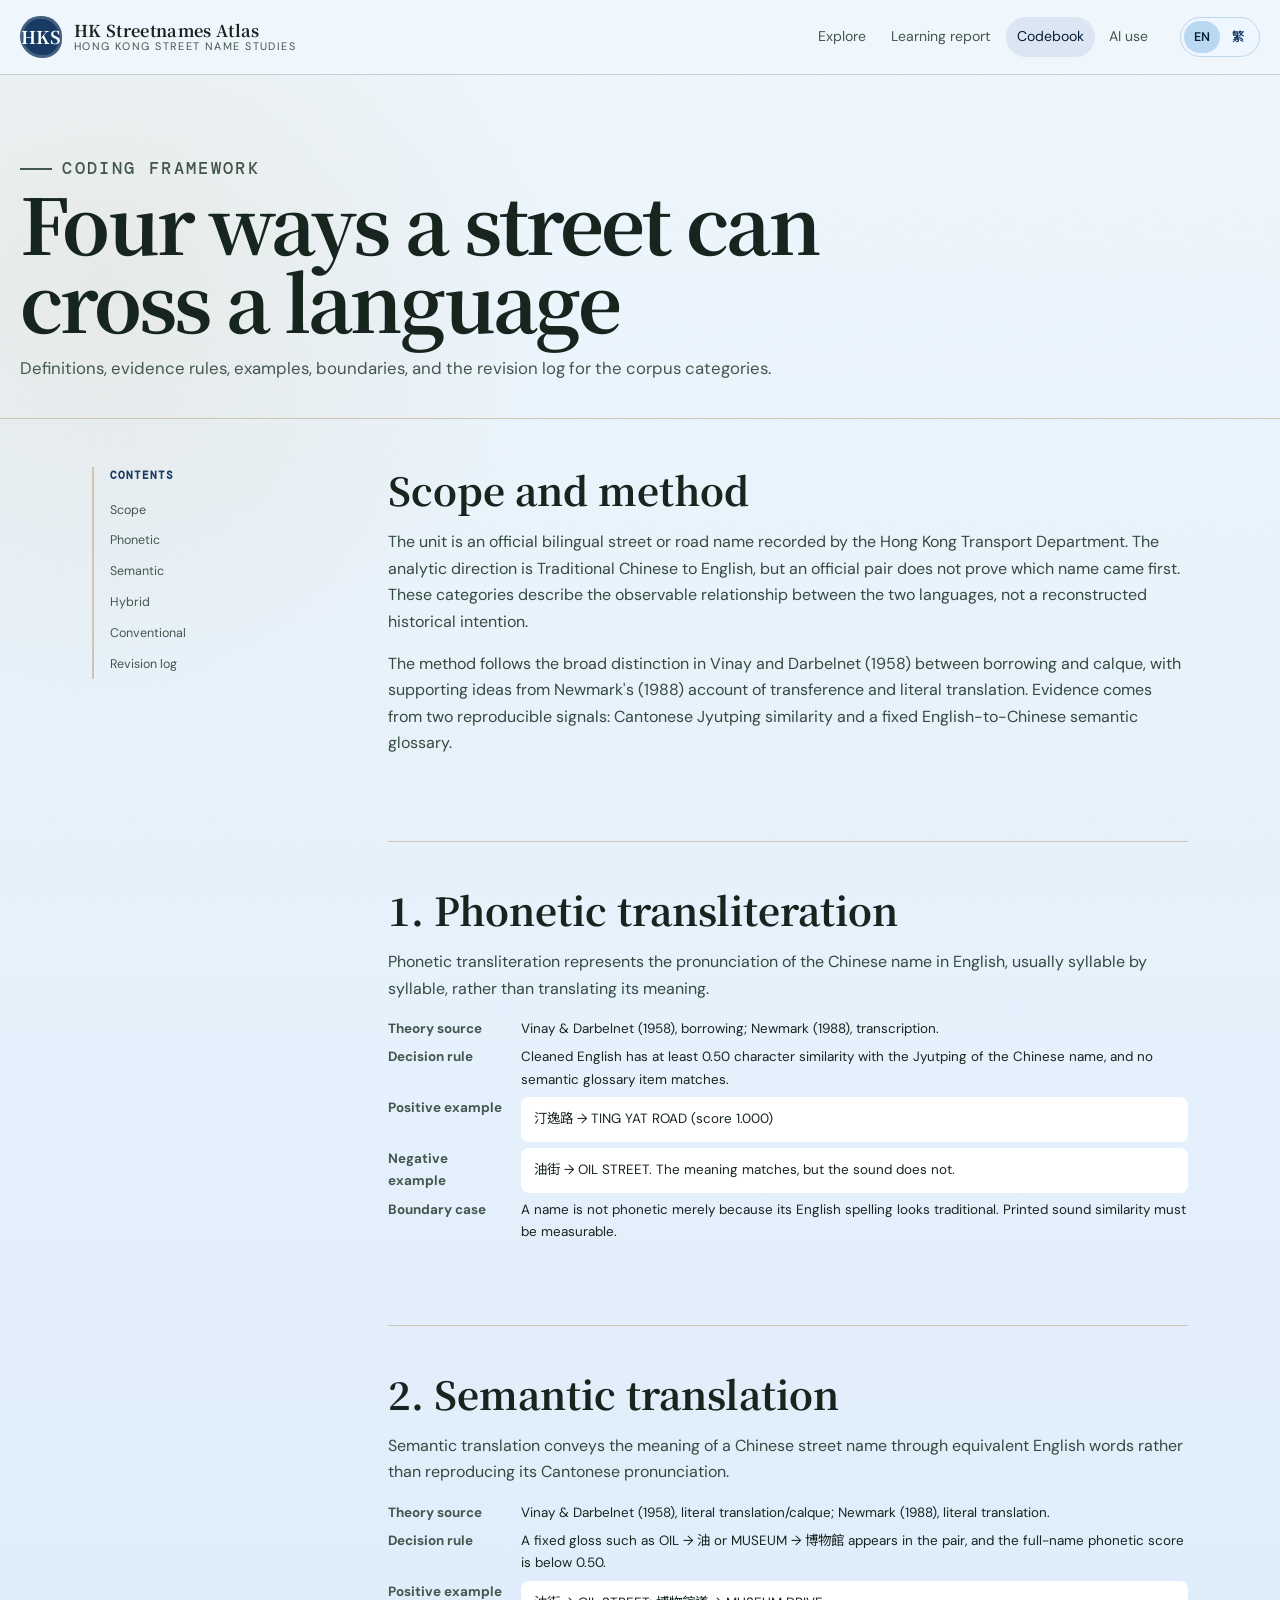
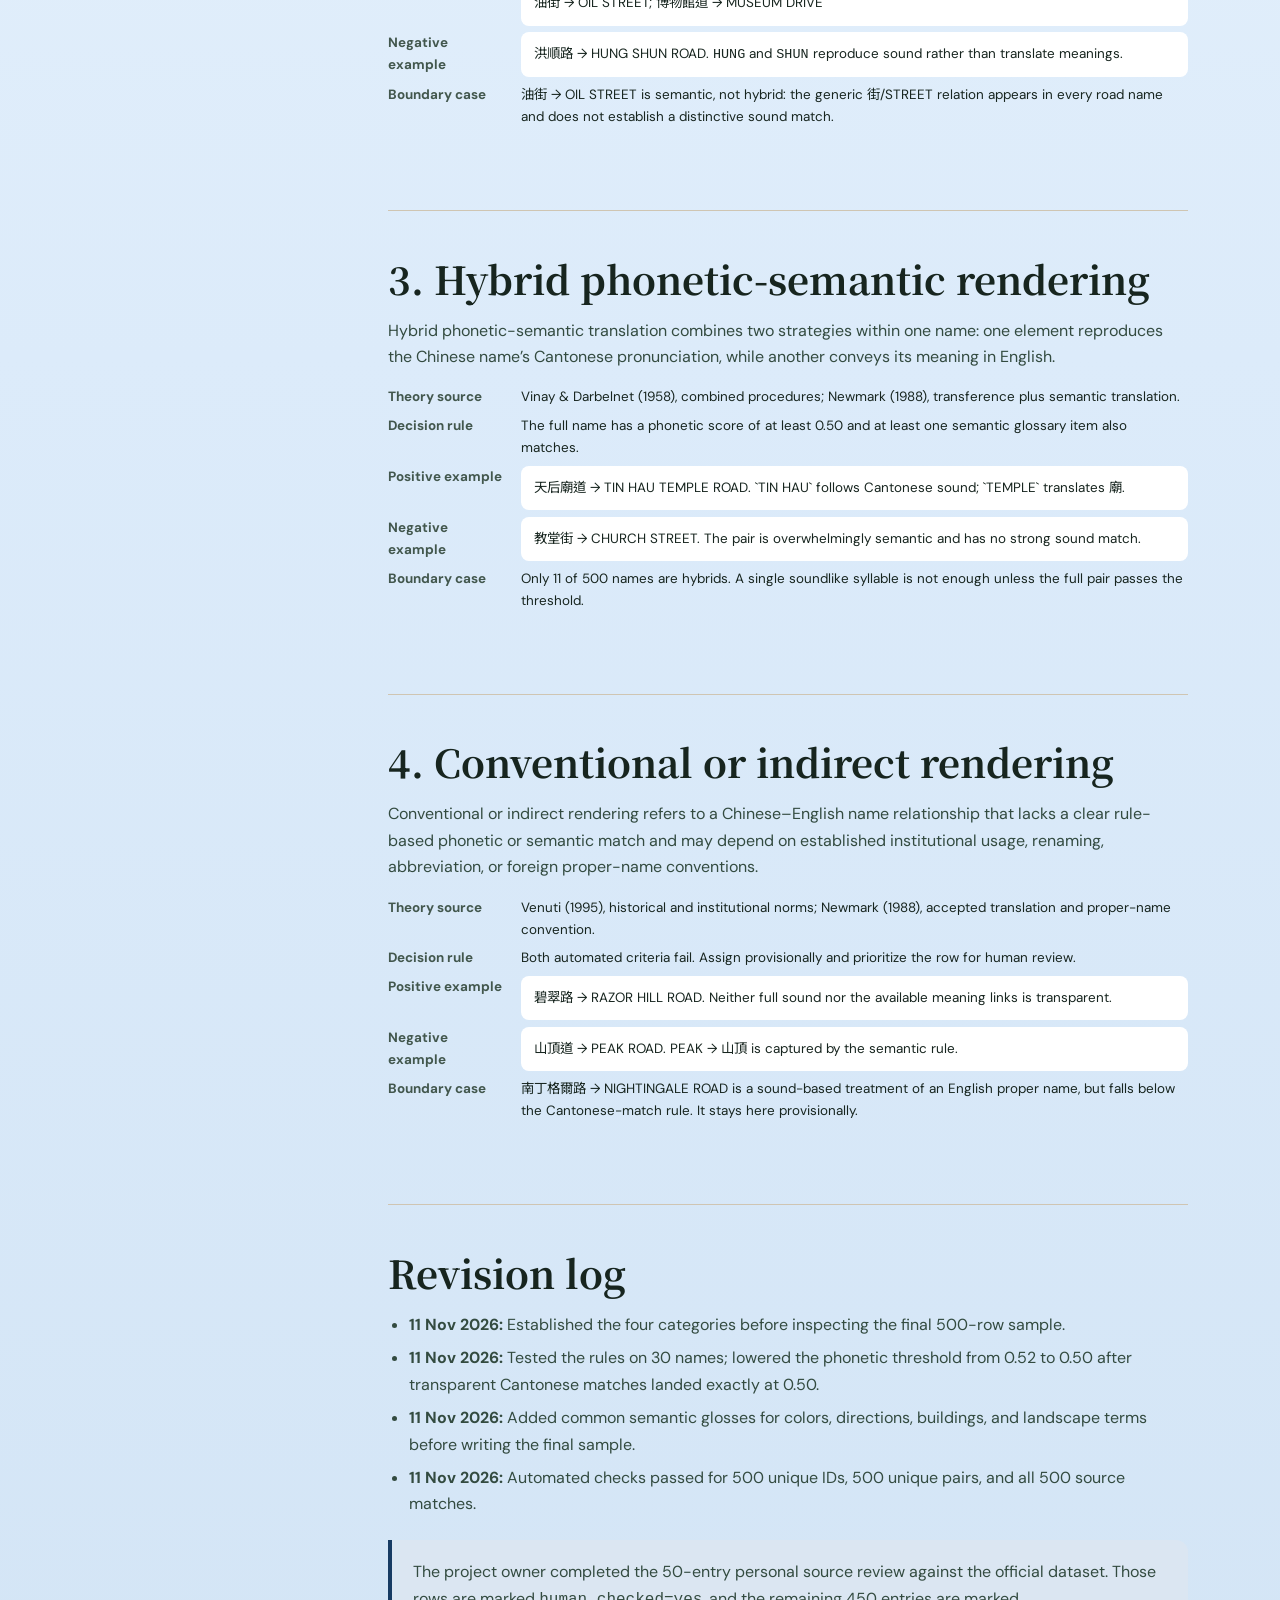
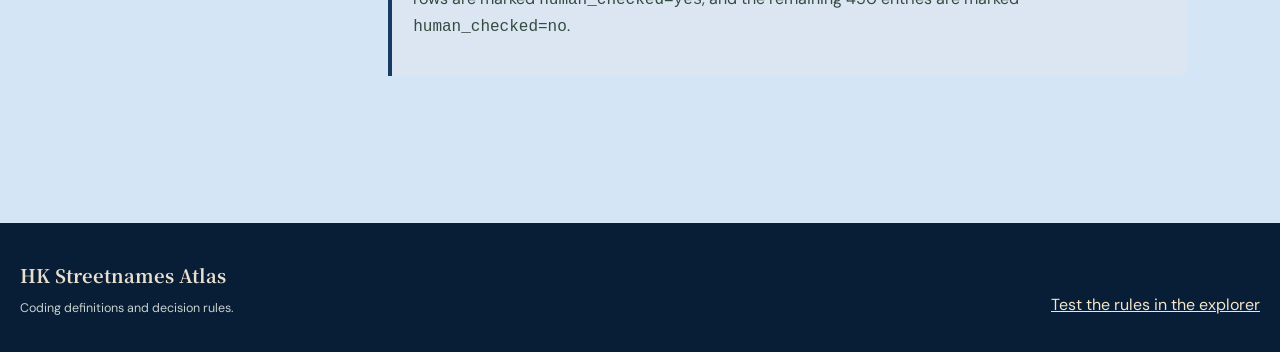
<file: codebook.html>
<!doctype html>
<html lang="en" data-lang="en">
  <head>
    <meta charset="utf-8">
    <meta name="viewport" content="width=device-width, initial-scale=1">
    <meta name="description" content="Codebook for the Hong Kong bilingual street-name corpus.">
    <title>Codebook | HK Streetnames Atlas</title>
    <link rel="icon" href="site/favicon.svg" type="image/svg+xml">
    <link rel="preconnect" href="https://fonts.googleapis.com">
    <link rel="preconnect" href="https://fonts.gstatic.com" crossorigin>
    <link
      href="https://fonts.googleapis.com/css2?family=DM+Mono:wght@400;500&family=DM+Sans:wght@400;500;600;700&family=Noto+Sans+TC:wght@400;500;700&family=Noto+Serif+TC:wght@600;700;900&display=swap"
      rel="stylesheet"
    >
    <link rel="stylesheet" href="site/styles.css?v=20261112-5">
  </head>
  <body>
    <a class="skip-link" href="#main" data-en="Skip to content" data-zh="跳至內容">Skip to content</a>
    <header class="site-header">
      <div class="wrap nav-shell">
        <a class="brand" href="index.html" aria-label="HK Streetnames Atlas home">
          <span class="brand-mark" aria-hidden="true" data-en="HKS" data-zh="港街">HKS</span>
          <span class="brand-copy">
            <strong data-en="HK Streetnames Atlas" data-zh="香港街道譯名圖譜">HK Streetnames Atlas</strong>
            <small data-en="Hong Kong street name studies" data-zh="香港街道名稱研究">Hong Kong street name studies</small>
          </span>
        </a>
        <nav class="site-nav" aria-label="Primary navigation">
          <a href="index.html" data-en="Explore" data-zh="探索">Explore</a>
          <a href="report.html" data-en="Learning report" data-zh="學習報告">Learning report</a>
          <a href="codebook.html" aria-current="page" data-en="Codebook" data-zh="編碼手冊">Codebook</a>
          <a href="ai-use.html" data-en="AI use" data-zh="AI 使用聲明">AI use</a>
        </nav>
        <div class="lang-switch" role="group" aria-label="Language">
          <button type="button" data-language-choice="en" aria-pressed="true">EN</button>
          <button type="button" data-language-choice="zh" aria-pressed="false">繁</button>
        </div>
      </div>
    </header>

    <main id="main">
      <section class="page-hero">
        <div class="wrap">
          <p class="eyebrow" data-en="Coding framework" data-zh="編碼框架">Coding framework</p>
          <h1><span class="lang-en">Four ways a street can cross a language</span><span class="lang-zh">街道跨越語言的四種方式</span></h1>
          <p>
            <span class="lang-en">Definitions, evidence rules, examples, boundaries, and the revision log for the corpus categories.</span>
            <span class="lang-zh">語料類別的定義、判斷規則、例子、邊界個案及修訂紀錄。</span>
          </p>
        </div>
      </section>

      <div class="wrap page-layout">
        <aside class="page-toc" aria-label="Codebook contents">
          <strong data-en="Contents" data-zh="目錄">Contents</strong>
          <a href="#scope" data-en="Scope" data-zh="範圍">Scope</a>
          <a href="#phonetic" data-en="Phonetic" data-zh="音譯">Phonetic</a>
          <a href="#semantic" data-en="Semantic" data-zh="意譯">Semantic</a>
          <a href="#hybrid" data-en="Hybrid" data-zh="音意混合">Hybrid</a>
          <a href="#conventional" data-en="Conventional" data-zh="慣用或間接">Conventional</a>
          <a href="#log" data-en="Revision log" data-zh="修訂紀錄">Revision log</a>
        </aside>

        <article class="prose">
          <section id="scope">
            <h2><span class="lang-en">Scope and method</span><span class="lang-zh">範圍與方法</span></h2>
            <p class="lang-en">
              The unit is an official bilingual street or road name recorded by the
              Hong Kong Transport Department. The analytic direction is Traditional
              Chinese to English, but an official pair does not prove which name came
              first. These categories describe the observable relationship between the
              two languages, not a reconstructed historical intention.
            </p>
            <p class="lang-zh">
              編碼單位是香港運輸署記錄的官方雙語街道或道路名稱。分析方向是由繁體中文到英文，但官方名稱不能證明哪個名稱先出現。以下類別描述兩種語言之間的可觀察關係，而不是重構當時的命名意圖。
            </p>
            <p class="lang-en">
              The method follows the broad distinction in Vinay and Darbelnet (1958)
              between borrowing and calque, with supporting ideas from Newmark's (1988)
              account of transference and literal translation. Evidence comes from two
              reproducible signals: Cantonese Jyutping similarity and a fixed
              English-to-Chinese semantic glossary.
            </p>
            <p class="lang-zh">
              翻譯方法主要採用 Vinay & Darbelnet (1958）借用與仿譯的區分， 並參考 Newmark (1988）關於轉寫及直譯的討論。判斷證據來自兩項可重現訊號： 粵語粵拼相似度，以及固定的英中語義詞表。
            </p>
          </section>

          <section class="code-entry" id="phonetic">
            <h2><span class="lang-en">1. Phonetic transliteration</span><span class="lang-zh">1. 音譯</span></h2>
            <p class="lang-en">
              Phonetic transliteration represents the pronunciation of the Chinese
              name in English, usually syllable by syllable, rather than translating
              its meaning.
            </p>
            <p class="lang-zh">
              音譯以英文再現中文名稱的讀法，通常逐音節轉寫，而不是翻譯其意思。
            </p>
            <dl class="rule-grid">
              <dt data-en="Theory source" data-zh="理論來源">Theory source</dt>
              <dd>Vinay &amp; Darbelnet (1958), borrowing; Newmark (1988), transcription.</dd>
              <dt data-en="Decision rule" data-zh="判斷規則">Decision rule</dt>
              <dd>
                <span class="lang-en">Cleaned English has at least 0.50 character similarity with the Jyutping of the Chinese name, and no semantic glossary item matches.</span>
                <span class="lang-zh">清理後的英文與中文名稱的粵語粵拼有至少 0.50 的字元相似度，而且未命中語義詞表。</span>
              </dd>
              <dt data-en="Positive example" data-zh="正例">Positive example</dt>
              <dd class="example">汀逸路 → TING YAT ROAD (score 1.000)</dd>
              <dt data-en="Negative example" data-zh="反例">Negative example</dt>
              <dd class="example">油街 → OIL STREET. The meaning matches, but the sound does not.</dd>
              <dt data-en="Boundary case" data-zh="邊界個案">Boundary case</dt>
              <dd>
                <span class="lang-en">A name is not phonetic merely because its English spelling looks traditional. Printed sound similarity must be measurable.</span>
                <span class="lang-zh">英文拼寫看起來傳統，並不自動構成音譯；刊印形式的語音相似度必須可以量度。</span>
              </dd>
            </dl>
          </section>

          <section class="code-entry" id="semantic">
            <h2><span class="lang-en">2. Semantic translation</span><span class="lang-zh">2. 意譯</span></h2>
            <p class="lang-en">
              Semantic translation conveys the meaning of a Chinese street name through
              equivalent English words rather than reproducing its Cantonese
              pronunciation.
            </p>
            <p class="lang-zh">
              意譯透過對等的英文詞語傳達中文街道名稱的意思，而不是再現其粵語讀音。
            </p>
            <dl class="rule-grid">
              <dt data-en="Theory source" data-zh="理論來源">Theory source</dt>
              <dd>Vinay &amp; Darbelnet (1958), literal translation/calque; Newmark (1988), literal translation.</dd>
              <dt data-en="Decision rule" data-zh="判斷規則">Decision rule</dt>
              <dd>
                <span class="lang-en">A fixed gloss such as OIL → 油 or MUSEUM → 博物館 appears in the pair, and the full-name phonetic score is below 0.50.</span>
                <span class="lang-zh">名稱出現固定對應，如 OIL → 油 或 MUSEUM → 博物館，而且全名語音分數低於 0.50。</span>
              </dd>
              <dt data-en="Positive example" data-zh="正例">Positive example</dt>
              <dd class="example">油街 → OIL STREET; 博物館道 → MUSEUM DRIVE</dd>
              <dt data-en="Negative example" data-zh="反例">Negative example</dt>
              <dd class="example">洪順路 → HUNG SHUN ROAD. <code>HUNG</code> and <code>SHUN</code> reproduce sound rather than translate meanings.</dd>
              <dt data-en="Boundary case" data-zh="邊界個案">Boundary case</dt>
              <dd>
                <span class="lang-en">油街 → OIL STREET is semantic, not hybrid: the generic 街/STREET relation appears in every road name and does not establish a distinctive sound match.</span>
                <span class="lang-zh">油街 → OIL STREET 屬意譯而非混合：通用 街/STREET 關係幾乎見於所有道路名稱，不能構成獨特的語音對應。</span>
              </dd>
            </dl>
          </section>

          <section class="code-entry" id="hybrid">
            <h2><span class="lang-en">3. Hybrid phonetic-semantic rendering</span><span class="lang-zh">3. 音意混合</span></h2>
            <p class="lang-en">
              Hybrid phonetic-semantic translation combines two strategies within one
              name: one element reproduces the Chinese name’s Cantonese pronunciation,
              while another conveys its meaning in English.
            </p>
            <p class="lang-zh">
              音意混合翻譯在同一名稱中結合兩種策略：一個是中文名稱的粵語讀音，另一個以英文傳達其意思。
            </p>
            <dl class="rule-grid">
              <dt data-en="Theory source" data-zh="理論來源">Theory source</dt>
              <dd>Vinay &amp; Darbelnet (1958), combined procedures; Newmark (1988), transference plus semantic translation.</dd>
              <dt data-en="Decision rule" data-zh="判斷規則">Decision rule</dt>
              <dd>
                <span class="lang-en">The full name has a phonetic score of at least 0.50 and at least one semantic glossary item also matches.</span>
                <span class="lang-zh">全名語音分數至少 0.50，而且同時命中至少一個語義詞表項目。</span>
              </dd>
              <dt data-en="Positive example" data-zh="正例">Positive example</dt>
              <dd class="example">天后廟道 → TIN HAU TEMPLE ROAD. `TIN HAU` follows Cantonese sound; `TEMPLE` translates 廟.</dd>
              <dt data-en="Negative example" data-zh="反例">Negative example</dt>
              <dd class="example">教堂街 → CHURCH STREET. The pair is overwhelmingly semantic and has no strong sound match.</dd>
              <dt data-en="Boundary case" data-zh="邊界個案">Boundary case</dt>
              <dd>
                <span class="lang-en">Only 11 of 500 names are hybrids. A single soundlike syllable is not enough unless the full pair passes the threshold.</span>
                <span class="lang-zh">500 個名稱中只有 11 個屬混合類別；單一音近音節不足以構成混合，全名必須通過門檻。</span>
              </dd>
            </dl>
          </section>

          <section class="code-entry" id="conventional">
            <h2><span class="lang-en">4. Conventional or indirect rendering</span><span class="lang-zh">4. 慣用或間接譯名</span></h2>
            <p class="lang-en">
              Conventional or indirect rendering refers to a Chinese–English name
              relationship that lacks a clear rule-based phonetic or semantic match and
              may depend on established institutional usage, renaming, abbreviation, or
              foreign proper-name conventions.
            </p>
            <p class="lang-zh">
              慣用或間接譯名指中英文名稱關係缺乏清楚的規則化語音或語義對應，並可能取決於既有的制度用法、改名、縮寫或外語專名慣例。
            </p>
            <dl class="rule-grid">
              <dt data-en="Theory source" data-zh="理論來源">Theory source</dt>
              <dd>Venuti (1995), historical and institutional norms; Newmark (1988), accepted translation and proper-name convention.</dd>
              <dt data-en="Decision rule" data-zh="判斷規則">Decision rule</dt>
              <dd>
                <span class="lang-en">Both automated criteria fail. Assign provisionally and prioritize the row for human review.</span>
                <span class="lang-zh">兩項自動準則均未通過。先作暫定分類，並優先安排人工審核。</span>
              </dd>
              <dt data-en="Positive example" data-zh="正例">Positive example</dt>
              <dd class="example">碧翠路 → RAZOR HILL ROAD. Neither full sound nor the available meaning links is transparent.</dd>
              <dt data-en="Negative example" data-zh="反例">Negative example</dt>
              <dd class="example">山頂道 → PEAK ROAD. PEAK → 山頂 is captured by the semantic rule.</dd>
              <dt data-en="Boundary case" data-zh="邊界個案">Boundary case</dt>
              <dd>
                <span class="lang-en">南丁格爾路 → NIGHTINGALE ROAD is a sound-based treatment of an English proper name, but falls below the Cantonese-match rule. It stays here provisionally.</span>
                <span class="lang-zh">南丁格爾路 → NIGHTINGALE ROAD 是英語專名的音譯式處理，但未通過粵語對應準則，故暫列此類。</span>
              </dd>
            </dl>
          </section>

          <section id="log">
            <h2><span class="lang-en">Revision log</span><span class="lang-zh">修訂紀錄</span></h2>
            <ul class="lang-en">
              <li><strong>11 Nov 2026:</strong> Established the four categories before inspecting the final 500-row sample.</li>
              <li><strong>11 Nov 2026:</strong> Tested the rules on 30 names; lowered the phonetic threshold from 0.52 to 0.50 after transparent Cantonese matches landed exactly at 0.50.</li>
              <li><strong>11 Nov 2026:</strong> Added common semantic glosses for colors, directions, buildings, and landscape terms before writing the final sample.</li>
              <li><strong>11 Nov 2026:</strong> Automated checks passed for 500 unique IDs, 500 unique pairs, and all 500 source matches.</li>
            </ul>
            <ul class="lang-zh">
              <li><strong>2026 年 11 月 11 日：</strong>在檢視最終 500 列樣本前確立四個類別。</li>
              <li><strong>2026 年 11 月 11 日：</strong>以 30 個名稱測試規則；因多個明顯粵語對應剛好落在 0.50，把語音門檻由 0.52 調至 0.50。</li>
              <li><strong>2026 年 11 月 11 日：</strong>在產出最終樣本前，加入顏色、方向、建築及地貌詞的常見語義對應。</li>
              <li><strong>2026 年 11 月 11 日：</strong>自動檢查確認 500 個唯一編號、500 對唯一名稱，以及全部 500 對來源相符。</li>
            </ul>
            <div class="callout callout-jade">
              <p class="lang-en">
                The project owner completed the 50-entry personal source review against
                the official dataset. Those rows are marked
                <code>human_checked=yes</code>, and the remaining 450 entries are marked
                <code>human_checked=no</code>.
              </p>
              <p class="lang-zh">
                項目負責人已完成 50 項官方來源的個人核對。相關資料列已標記為
                <code>human_checked=yes</code>；其餘 450 項仍標記為
                <code>human_checked=no</code>。
              </p>
            </div>
          </section>
        </article>
      </div>
    </main>

    <footer class="site-footer">
      <div class="wrap footer-grid">
        <div>
          <strong data-en="HK Streetnames Atlas" data-zh="香港街道譯名圖譜">HK Streetnames Atlas</strong>
          <p><span class="lang-en">Coding definitions and decision rules.</span><span class="lang-zh">編碼定義與判斷規則。</span></p>
        </div>
        <a href="index.html#explorer" data-en="Test the rules in the explorer" data-zh="在探索器測試規則">Test the rules in the explorer</a>
      </div>
    </footer>

    <script src="site/i18n.js"></script>
  </body>
</html>
</file>
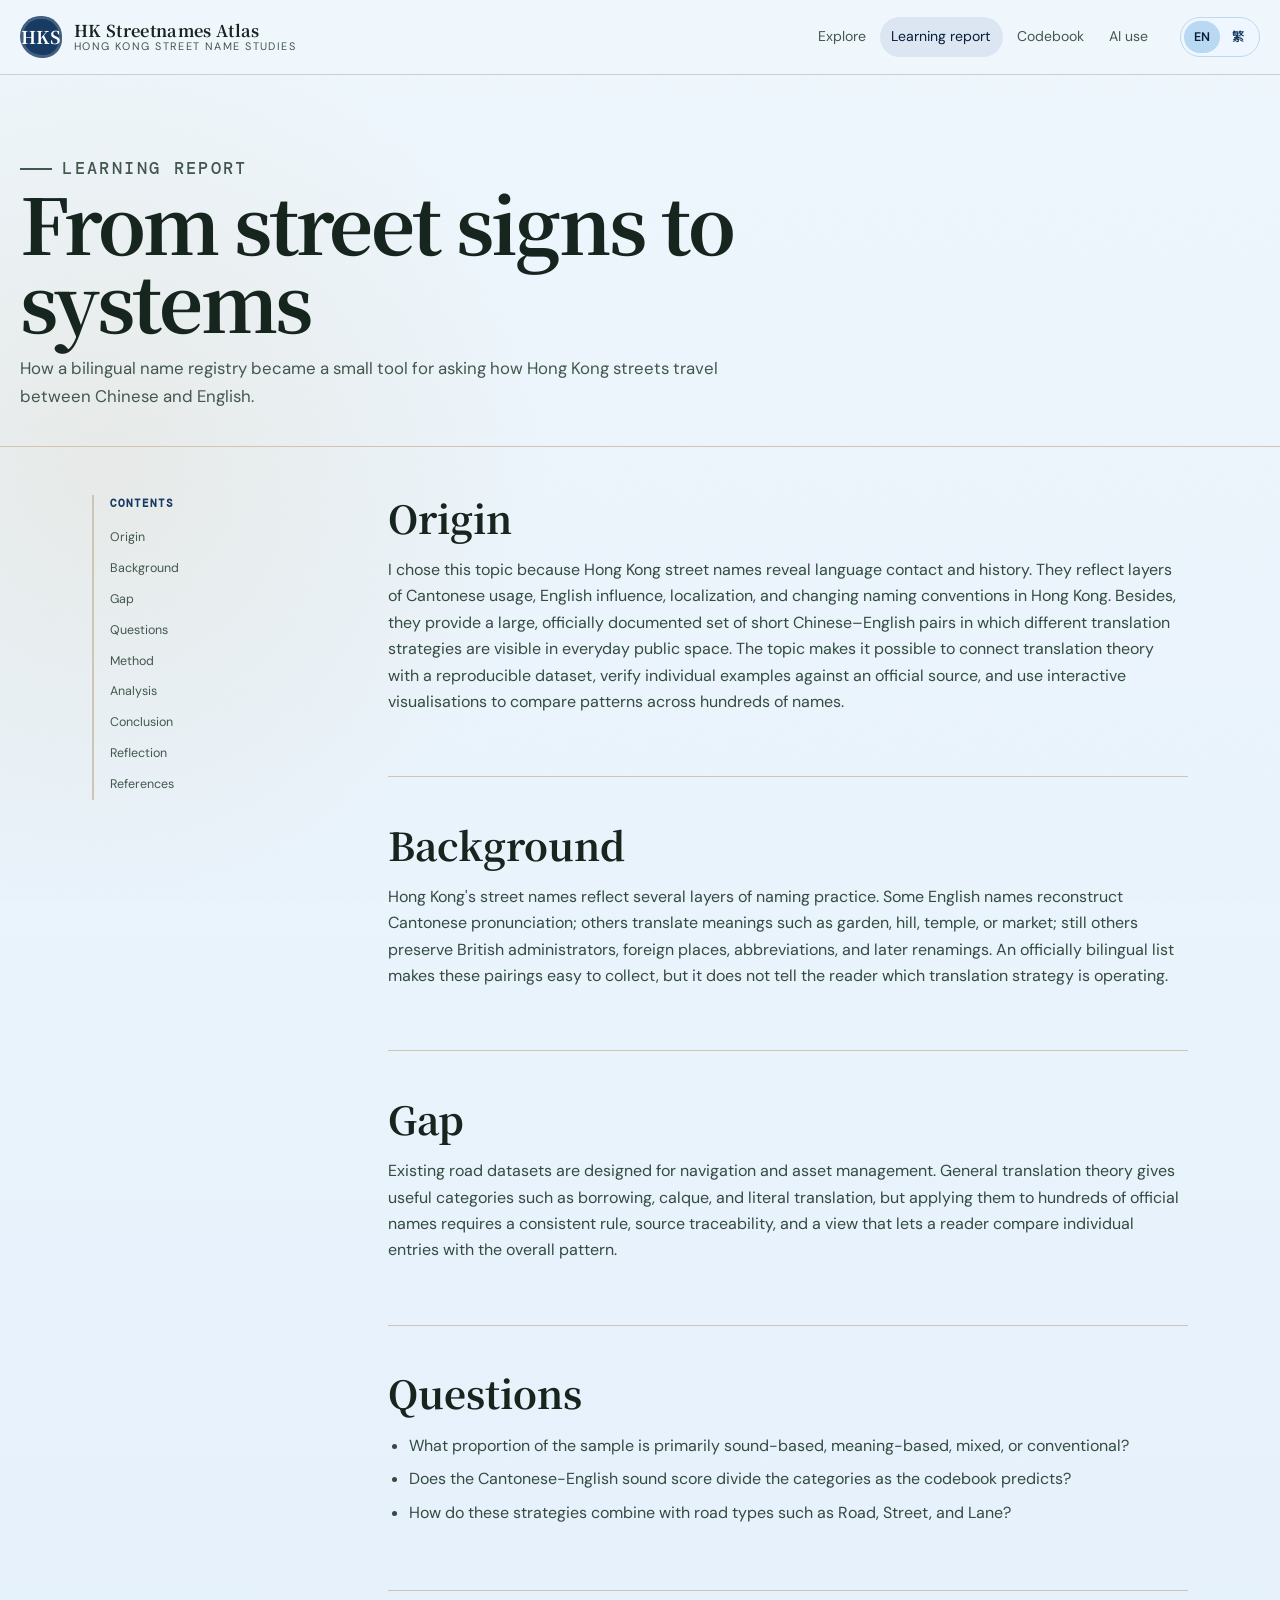
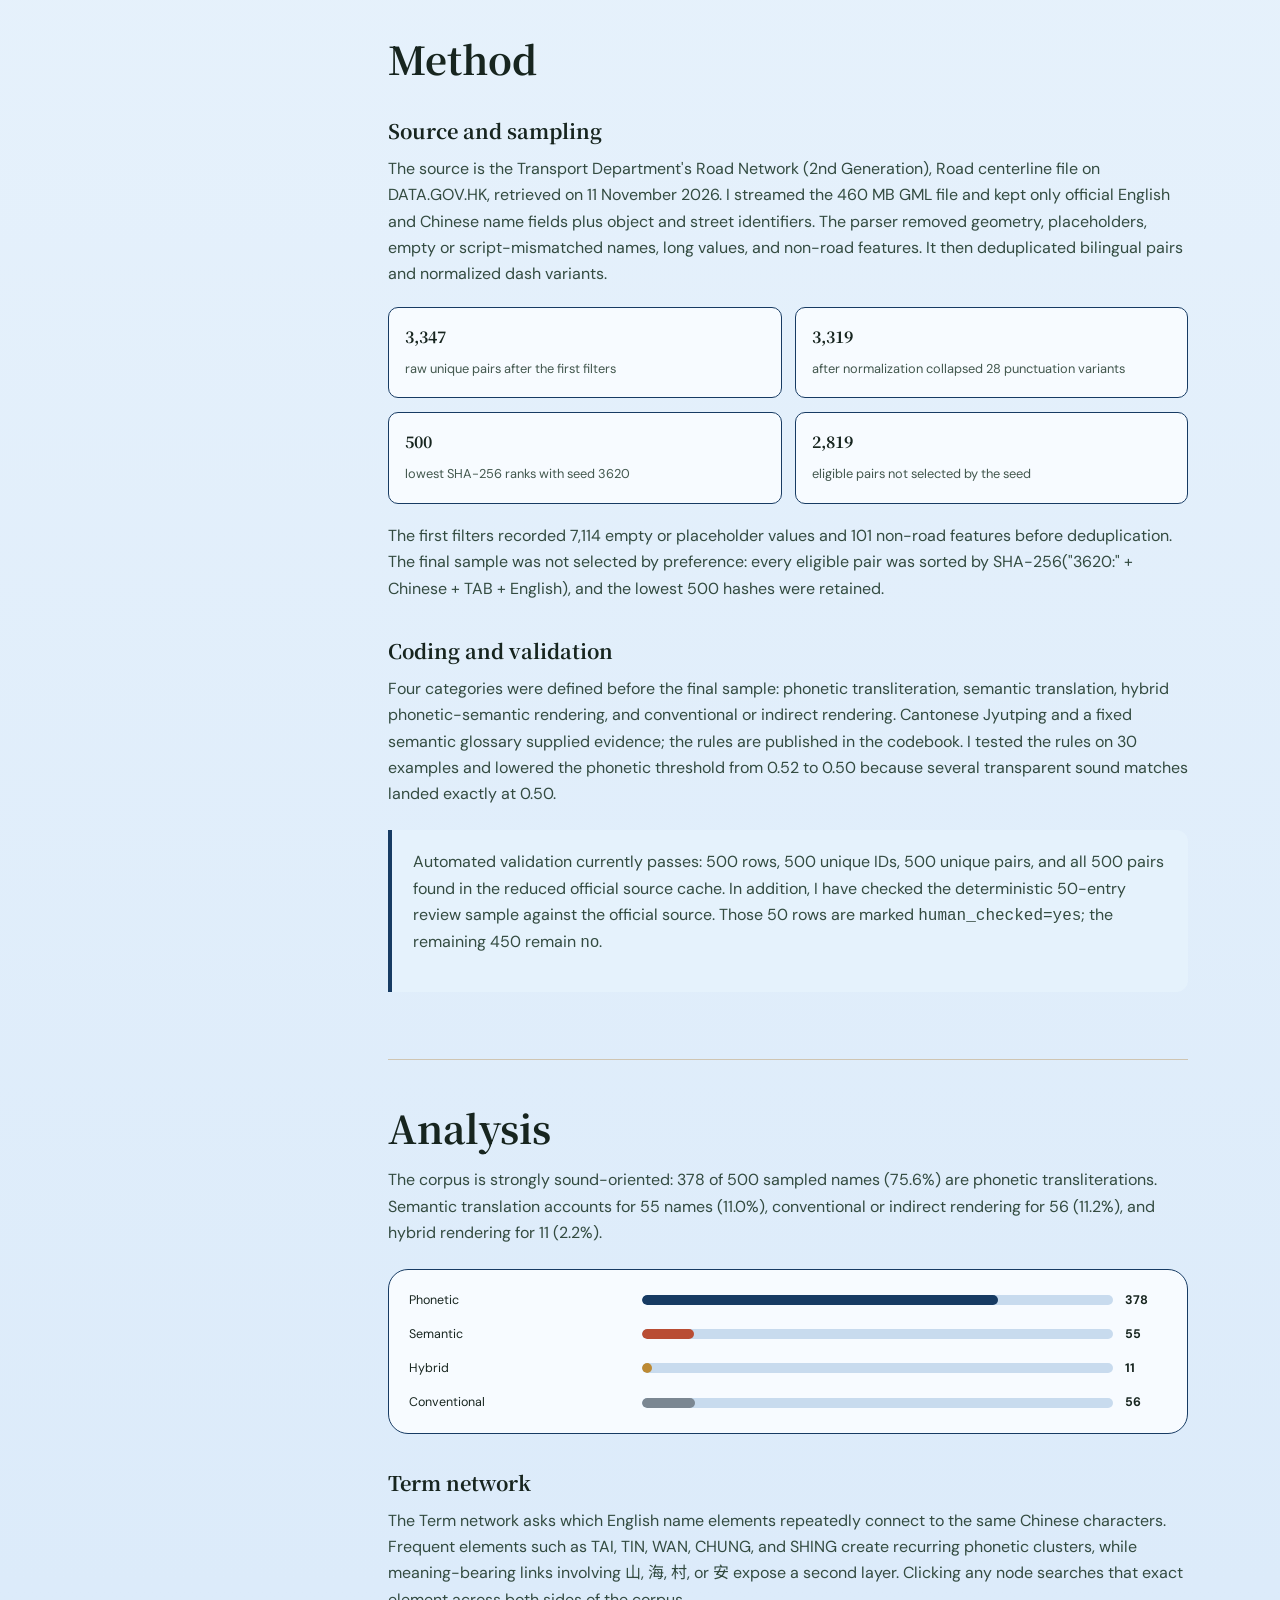
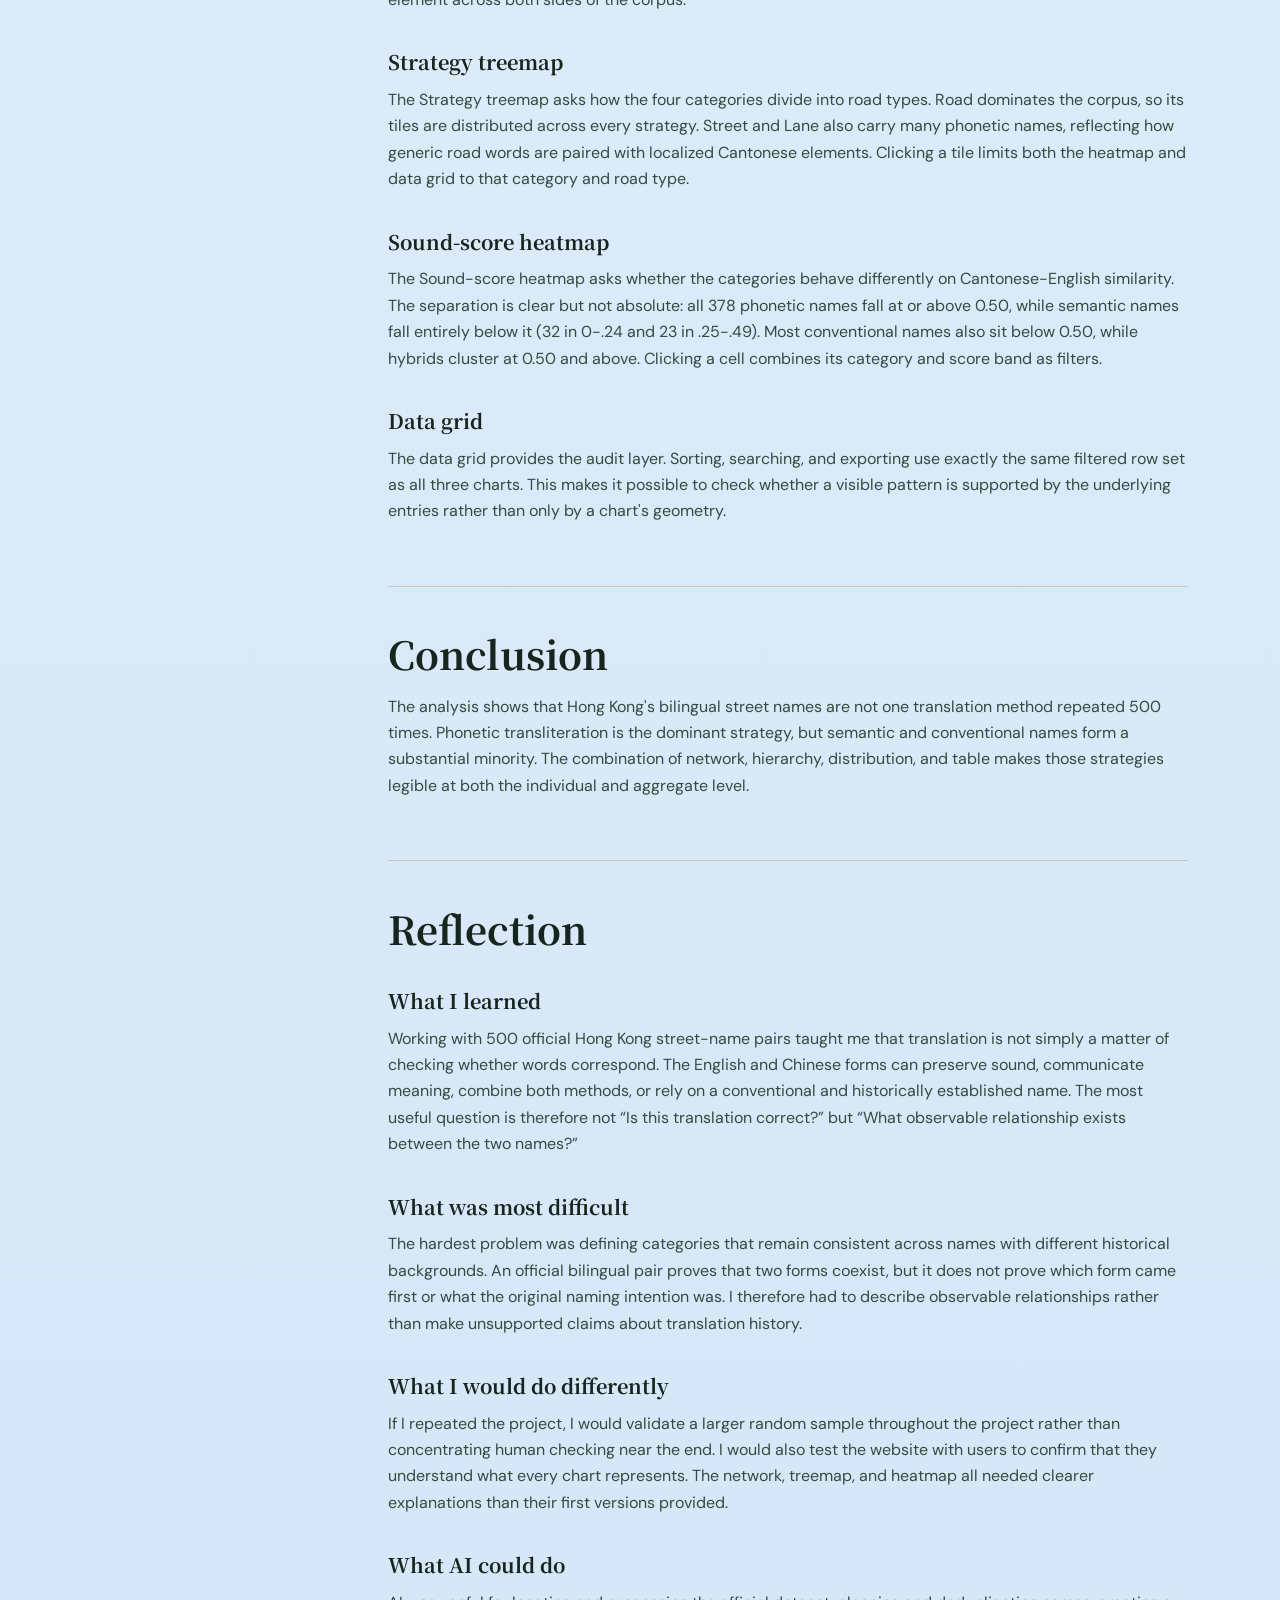
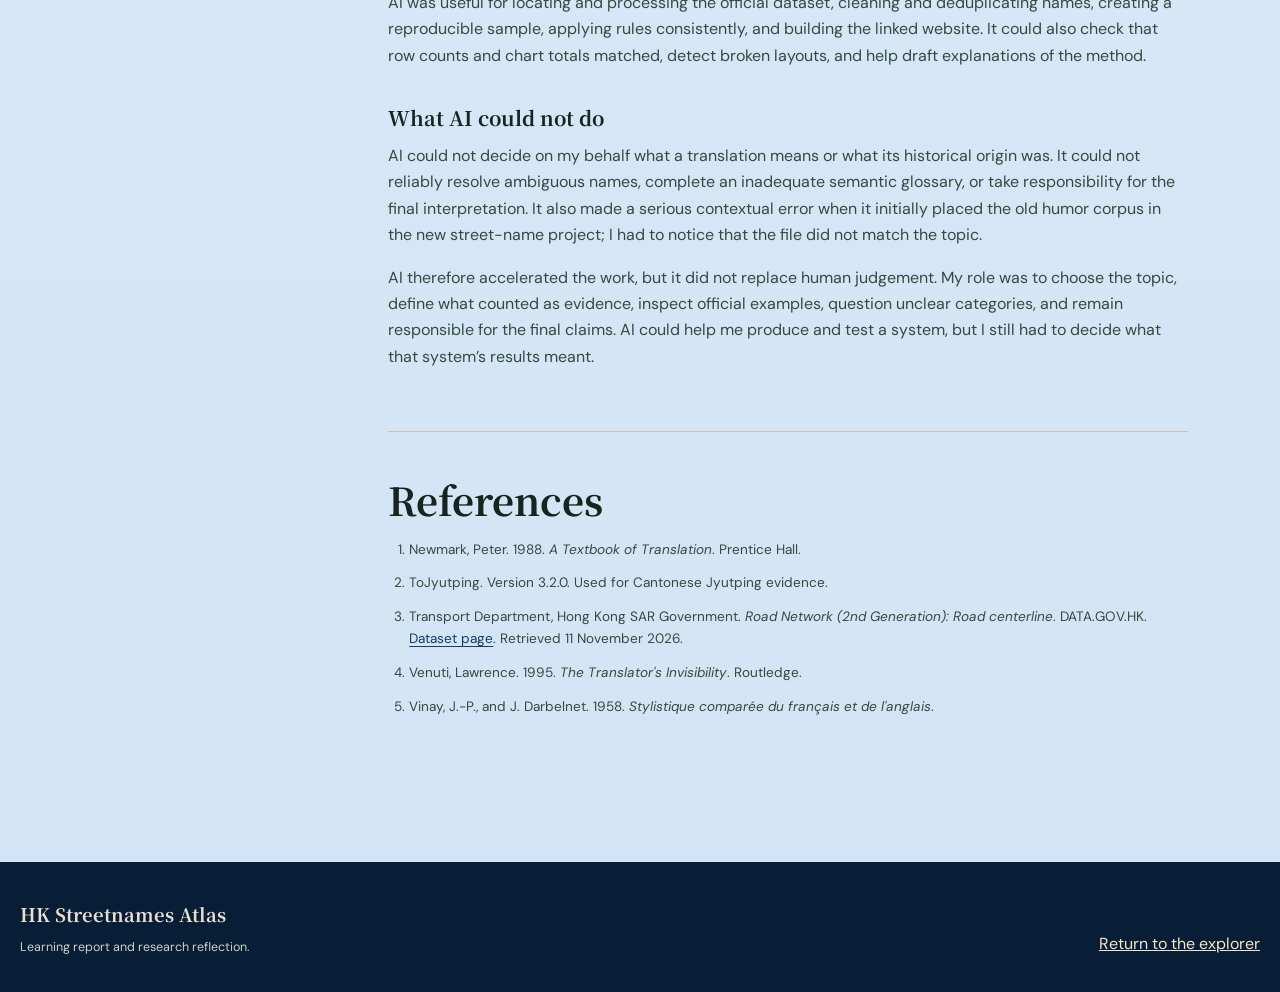
<file: report.html>
<!doctype html>
<html lang="en" data-lang="en">
  <head>
    <meta charset="utf-8">
    <meta name="viewport" content="width=device-width, initial-scale=1">
    <meta name="description" content="Learning report for the Hong Kong street-name translation corpus.">
    <title>Learning Report | HK Streetnames Atlas</title>
    <link rel="icon" href="site/favicon.svg" type="image/svg+xml">
    <link rel="preconnect" href="https://fonts.googleapis.com">
    <link rel="preconnect" href="https://fonts.gstatic.com" crossorigin>
    <link
      href="https://fonts.googleapis.com/css2?family=DM+Mono:wght@400;500&family=DM+Sans:wght@400;500;600;700&family=Noto+Sans+TC:wght@400;500;700&family=Noto+Serif+TC:wght@600;700;900&display=swap"
      rel="stylesheet"
    >
    <link rel="stylesheet" href="site/styles.css?v=20261112-5">
  </head>
  <body>
    <a class="skip-link" href="#main" data-en="Skip to content" data-zh="跳至內容">Skip to content</a>
    <header class="site-header">
      <div class="wrap nav-shell">
        <a class="brand" href="index.html" aria-label="HK Streetnames Atlas home">
          <span class="brand-mark" aria-hidden="true" data-en="HKS" data-zh="港街">HKS</span>
          <span class="brand-copy">
            <strong data-en="HK Streetnames Atlas" data-zh="香港街道譯名圖譜">HK Streetnames Atlas</strong>
            <small data-en="Hong Kong street name studies" data-zh="香港街道名稱研究">Hong Kong street name studies</small>
          </span>
        </a>
        <nav class="site-nav" aria-label="Primary navigation">
          <a href="index.html" data-en="Explore" data-zh="探索">Explore</a>
          <a href="report.html" aria-current="page" data-en="Learning report" data-zh="學習報告">Learning report</a>
          <a href="codebook.html" data-en="Codebook" data-zh="編碼手冊">Codebook</a>
          <a href="ai-use.html" data-en="AI use" data-zh="AI 使用聲明">AI use</a>
        </nav>
        <div class="lang-switch" role="group" aria-label="Language">
          <button type="button" data-language-choice="en" aria-pressed="true">EN</button>
          <button type="button" data-language-choice="zh" aria-pressed="false">繁</button>
        </div>
      </div>
    </header>

    <main id="main">
      <section class="page-hero">
        <div class="wrap">
          <p class="eyebrow" data-en="Learning report" data-zh="學習報告">Learning report</p>
          <h1>
            <span class="lang-en">From street signs to systems</span>
            <span class="lang-zh">從街道招牌到名稱系統</span>
          </h1>
          <p>
            <span class="lang-en">How a bilingual name registry became a small tool for asking how Hong Kong streets travel between Chinese and English.</span>
            <span class="lang-zh">一個雙語名稱資料庫，如何成為探索香港街道名稱在中英之間轉換方式的工具。</span>
          </p>
        </div>
      </section>

      <div class="wrap page-layout">
        <aside class="page-toc" aria-label="Report contents">
          <strong data-en="Contents" data-zh="目錄">Contents</strong>
          <a href="#origin" data-en="Origin" data-zh="緣起">Origin</a>
          <a href="#background" data-en="Background" data-zh="背景">Background</a>
          <a href="#gap" data-en="Gap" data-zh="研究缺口">Gap</a>
          <a href="#questions" data-en="Questions" data-zh="研究問題">Questions</a>
          <a href="#method" data-en="Method" data-zh="方法">Method</a>
          <a href="#analysis" data-en="Analysis" data-zh="分析">Analysis</a>
          <a href="#conclusion" data-en="Conclusion" data-zh="結論">Conclusion</a>
          <a href="#reflection" data-en="Reflection" data-zh="反思">Reflection</a>
          <a href="#references" data-en="References" data-zh="參考資料">References</a>
        </aside>

        <article class="prose">
          <section id="origin">
            <h2><span class="lang-en">Origin</span><span class="lang-zh">緣起</span></h2>
            <p class="lang-en">
              I chose this topic because Hong Kong street names reveal language contact and history. They reflect layers of Cantonese usage, English influence, localization, and changing naming conventions in Hong Kong.  Besides, they provide a large, officially documented set of short Chinese–English pairs in which different translation strategies are visible in everyday public space. The topic makes it possible to connect translation theory with a reproducible dataset, verify individual examples against an official source, and use interactive visualisations to compare patterns across hundreds of names.
            </p>
            <p class="lang-zh">
              我選擇研究香港街道名稱，因為這些名稱展現語言接觸與歷史。香港街道名稱反映粵語使用、英語影響、本地化，以及香港命名慣例的變化。此外，這些名稱構成一套由官方記錄、篇幅簡短的中英名稱對，讓不同的翻譯策略在公共空間中清晰可見。這項研究讓我能把翻譯理論連結到可重現的資料集，依據官方來源核對個別例子，並透過互動視覺化比較數百個名稱中的模式。
            </p>
          </section>

          <section id="background">
            <h2><span class="lang-en">Background</span><span class="lang-zh">背景</span></h2>
            <p class="lang-en">
              Hong Kong's street names reflect several layers of naming practice.
              Some English names reconstruct Cantonese pronunciation; others translate
              meanings such as garden, hill, temple, or market; still others preserve
              British administrators, foreign places, abbreviations, and later renamings.
              An officially bilingual list makes these pairings easy to collect, but it
              does not tell the reader which translation strategy is operating.
            </p>
            <p class="lang-zh">
              香港街道名稱包含多重命名實踐。有些英文名稱重構粵語讀音；有些意譯花園、山、廟或市場等意思；另一些則保留英國官員、外國地名、縮寫或後來改名的痕跡。官方雙語列表方便收集中英文名稱，卻不會直接告訴讀者背後使用了哪種翻譯策略。
            </p>
          </section>

          <section id="gap">
            <h2><span class="lang-en">Gap</span><span class="lang-zh">研究缺口</span></h2>
            <p class="lang-en">
              Existing road datasets are designed for navigation and asset management.
              General translation theory gives useful categories such as borrowing,
              calque, and literal translation, but applying them to hundreds of official
              names requires a consistent rule, source traceability, and a view that lets
              a reader compare individual entries with the overall pattern.
            </p>
            <p class="lang-zh">
              現有道路資料主要服務導航及設施管理。一般翻譯理論提供借用、仿譯、直譯等類別，但要把這些類別應用到數百個官方名稱，仍需要一致的規則、可追溯的來源，以及能讓讀者同時比較個別例子與整體模式的介面。
            </p>
          </section>

          <section id="questions">
            <h2><span class="lang-en">Questions</span><span class="lang-zh">研究問題</span></h2>
            <ul class="lang-en">
              <li>What proportion of the sample is primarily sound-based, meaning-based, mixed, or conventional?</li>
              <li>Does the Cantonese-English sound score divide the categories as the codebook predicts?</li>
              <li>How do these strategies combine with road types such as Road, Street, and Lane?</li>
            </ul>
            <ul class="lang-zh">
              <li>樣本中主要依聲音、意義、混合方式或慣例形成的名稱各佔多少？</li>
              <li>粵英語音分數是否如編碼手冊預期般區分各類別？</li>
              <li>這些策略如何與 Road、Street、Lane 等道路類型結合？</li>
            </ul>
          </section>

          <section id="method">
            <h2><span class="lang-en">Method</span><span class="lang-zh">方法</span></h2>
            <h3><span class="lang-en">Source and sampling</span><span class="lang-zh">來源與抽樣</span></h3>
            <p class="lang-en">
              The source is the Transport Department's Road Network (2nd Generation),
              Road centerline file on DATA.GOV.HK, retrieved on 11 November 2026.
              I streamed the 460 MB GML file and kept only official English and Chinese
              name fields plus object and street identifiers. The parser removed geometry,
              placeholders, empty or script-mismatched names, long values, and non-road
              features. It then deduplicated bilingual pairs and normalized dash variants.
            </p>
            <p class="lang-zh">
              資料來源是 DATA.GOV.HK 上運輸署「第二代道路網絡」的道路中心線檔案，擷取日期為 2026 年 11 月 11 日。我串流讀取約 460 MB 的 GML 檔案，只保留官方中英文名稱、對象編號及街道編號。處理程式移除幾何資料、佔位符、空白或文字系統不符的名稱、過長項目及非道路要素，然後去除重複名稱對，並統一破折號格式。
            </p>
            <div class="method-grid">
              <div class="method-card">
                <strong>3,347</strong>
                <span class="lang-en">raw unique pairs after the first filters</span>
                <span class="lang-zh">初步篩選後的原始唯一名稱對</span>
              </div>
              <div class="method-card">
                <strong>3,319</strong>
                <span class="lang-en">after normalization collapsed 28 punctuation variants</span>
                <span class="lang-zh">統一格式後合併了 28 個標點變體</span>
              </div>
              <div class="method-card">
                <strong>500</strong>
                <span class="lang-en">lowest SHA-256 ranks with seed 3620</span>
                <span class="lang-zh">以種子 3620 選取最低 SHA-256 排名</span>
              </div>
              <div class="method-card">
                <strong>2,819</strong>
                <span class="lang-en">eligible pairs not selected by the seed</span>
                <span class="lang-zh">未獲種子選中的合資格名稱對</span>
              </div>
            </div>
            <p class="lang-en">
              The first filters recorded 7,114 empty or placeholder values and 101
              non-road features before deduplication. The final sample was not selected
              by preference: every eligible pair was sorted by
              SHA-256("3620:" + Chinese + TAB + English), and the lowest 500 hashes
              were retained.
            </p>
            <p class="lang-zh">初步篩選共記下 7,114 個空白或佔位符及 101 個非道路要素，重複資料其後才合併。最終樣本並非按喜好選擇：所有合資格名稱對均按 SHA-256("3620:" + 中文 + TAB + 英文) 排序，只保留最低的 500 個雜湊值。</p>

            <h3><span class="lang-en">Coding and validation</span><span class="lang-zh">編碼與驗證</span></h3>
            <p class="lang-en">
              Four categories were defined before the final sample: phonetic
              transliteration, semantic translation, hybrid phonetic-semantic rendering,
              and conventional or indirect rendering. Cantonese Jyutping and a fixed
              semantic glossary supplied evidence; the rules are published in the
              codebook. I tested the rules on 30 examples and lowered the phonetic
              threshold from 0.52 to 0.50 because several transparent sound matches
              landed exactly at 0.50.
            </p>
            <p class="lang-zh">最終樣本產生前，我先定義四個類別：音譯、意譯、音意混合，以及慣用或間接譯名。粵語粵拼及固定語義詞表提供分類證據，完整規則刊於編碼手冊。我先用 30 個例子測試，並把語音門檻由 0.52 調低至 0.50，因為若干明顯音譯剛好落在 0.50。</p>
            <div class="callout">
              <p class="lang-en">
                Automated validation currently passes: 500 rows, 500 unique IDs,
                500 unique pairs, and all 500 pairs found in the reduced official
                source cache. In addition, I have checked the
                deterministic 50-entry review sample against the official source.
                Those 50 rows are marked <code>human_checked=yes</code>; the remaining
                450 remain <code>no</code>.
              </p>
              <p class="lang-zh">目前自動驗證通過：500 列、500 個唯一編號、500 對唯一名稱，而且全部 500 對均可在縮減後的官方來源快取中找到。此外，我已對照官方來源核對可重現的 50 項樣本。這 50 列已標記為 <code>human_checked=yes</code>，其餘 450 列仍為 <code>no</code>。</p>
            </div>
          </section>

          <section id="analysis">
            <h2><span class="lang-en">Analysis</span><span class="lang-zh">分析</span></h2>
            <p class="lang-en">
              The corpus is strongly sound-oriented: 378 of 500 sampled names
              (75.6%) are phonetic transliterations. Semantic translation accounts
              for 55 names (11.0%), conventional or indirect rendering for 56 (11.2%),
              and hybrid rendering for 11 (2.2%).
            </p>
            <p class="lang-zh">語料明顯以聲音為主：500 個抽樣名稱中有 378 個（75.6%）屬音譯；意譯有 55 個（11.0%）、慣用或間接譯名有 56 個（11.2%），音意混合只有 11 個（2.2%）。</p>
            <div class="category-bars" aria-label="Translation strategy distribution">
              <div class="bar-row">
                <span data-en="Phonetic" data-zh="音譯">Phonetic</span>
                <div class="bar-track"><div class="bar-fill c1"></div></div>
                <strong>378</strong>
              </div>
              <div class="bar-row">
                <span data-en="Semantic" data-zh="意譯">Semantic</span>
                <div class="bar-track"><div class="bar-fill c2"></div></div>
                <strong>55</strong>
              </div>
              <div class="bar-row">
                <span data-en="Hybrid" data-zh="音意混合">Hybrid</span>
                <div class="bar-track"><div class="bar-fill c3"></div></div>
                <strong>11</strong>
              </div>
              <div class="bar-row">
                <span data-en="Conventional" data-zh="慣用或間接">Conventional</span>
                <div class="bar-track"><div class="bar-fill c4"></div></div>
                <strong>56</strong>
              </div>
            </div>

            <h3><span class="lang-en">Term network</span><span class="lang-zh">詞語網絡</span></h3>
            <p class="lang-en">
              The Term network asks which English name elements repeatedly connect to
              the same Chinese characters. Frequent elements such as TAI, TIN, WAN,
              CHUNG, and SHING create recurring phonetic clusters, while meaning-bearing
              links involving 山, 海, 村, or 安 expose a second layer. Clicking any node
              searches that exact element across both sides of the corpus.
            </p>
            <p class="lang-zh">
              「詞語網絡」詢問哪些英文名稱成分會反覆連繫到相同中文字。TAI、TIN、WAN、
              CHUNG、SHING 等常見成分形成重複的音譯群組；而涉及山、海、村或安的連繫，
              則顯示另一層以意義為基礎的關係。點擊任何節點，即會在中英雙語語料中搜尋該成分。
            </p>

            <h3><span class="lang-en">Strategy treemap</span><span class="lang-zh">策略矩形樹圖</span></h3>
            <p class="lang-en">
              The Strategy treemap asks how the four categories divide into road types.
              Road dominates the corpus, so its tiles are distributed across every
              strategy. Street and Lane also carry many phonetic names, reflecting how
              generic road words are paired with localized Cantonese elements. Clicking
              a tile limits both the heatmap and data grid to that category and road type.
            </p>
            <p class="lang-zh">
              「策略矩形樹圖」詢問四個類別如何分布到不同道路類型。Road 在語料中佔最多，
              因此其色塊分布於所有策略；Street 與 Lane 亦包含大量音譯名稱，顯示通用道路詞
              如何與本地化粵語成分結合。點擊任一色塊，會把熱圖及資料表同時限定於該類別與道路類型。
            </p>

            <h3><span class="lang-en">Sound-score heatmap</span><span class="lang-zh">語音分數熱圖</span></h3>
            <p class="lang-en">
              The Sound-score heatmap asks whether the categories behave differently on
              Cantonese-English similarity. The separation is clear but not absolute:
              all 378 phonetic names fall at or above 0.50, while semantic names fall
              entirely below it (32 in 0-.24 and 23 in .25-.49). Most conventional names
              also sit below 0.50, while hybrids cluster at 0.50 and above. Clicking a
              cell combines its category and score band as filters.
            </p>
            <p class="lang-zh">
              「語音分數熱圖」詢問各類別在粵英相似度上是否有不同表現。分隔清楚但並非絕對：
              378 個音譯全部位於 0.50 或以上；意譯全部低於 0.50，其中 32 個在 0-.24，
              23 個在 .25-.49。大部分慣用譯名亦低於 0.50，而混合類別集中於 0.50 以上。
              點擊方格會把其類別及分數區間合併為篩選條件。
            </p>

            <h3><span class="lang-en">Data grid</span><span class="lang-zh">資料表</span></h3>
            <p class="lang-en">
              The data grid provides the audit layer. Sorting, searching, and exporting
              use exactly the same filtered row set as all three charts. This makes it
              possible to check whether a visible pattern is supported by the underlying
              entries rather than only by a chart's geometry.
            </p>
            <p class="lang-zh">「資料表」提供核查層。排序、搜尋及匯出均使用與三幅圖完全相同的篩選資料，因此可以檢查圖中的模式是否真正由底層名稱支持，而不只是圖形產生的印象。</p>
          </section>

          <section id="conclusion">
            <h2><span class="lang-en">Conclusion</span><span class="lang-zh">結論</span></h2>
            <p class="lang-en">
              The analysis shows that Hong Kong's bilingual street names are not one
              translation method repeated 500 times. Phonetic transliteration is the dominant strategy,
              but semantic and conventional names form a substantial minority. The
              combination of network, hierarchy, distribution, and table makes those
              strategies legible at both the individual and aggregate level.
            </p>
            <p class="lang-zh">分析顯示，香港雙語街道名稱不是同一種翻譯方法重複五百次。音譯是最主要的策略，但意譯及慣用名稱也構成不可忽略的少數。網絡、層級、分布與表格的組合，讓這些策略既可在單一名稱層面閱讀，也可在整體層面比較。</p>
          </section>

          <section id="reflection">
            <h2><span class="lang-en">Reflection</span><span class="lang-zh">反思</span></h2>
            <h3 class="lang-en">What I learned</h3>
            <p class="lang-en">
              Working with 500 official Hong Kong street-name pairs taught me that
              translation is not simply a matter of checking whether words correspond.
              The English and Chinese forms can preserve sound, communicate meaning,
              combine both methods, or rely on a conventional and historically
              established name. The most useful question is therefore not “Is this
              translation correct?” but “What observable relationship exists between the
              two names?”
            </p>
            <p class="lang-zh">
              透過研究 500 對香港官方街道名稱，我學到翻譯不只是檢查詞語是否對應。中英文名稱可以保留原有讀法、傳達意義、結合兩種方法，或沿用一個慣用而具歷史基礎的名稱。因此，問題並不是「這個翻譯是否正確？」，而是「兩個名稱之間存在甚麼可觀察的關係？」
            </p>

            <h3 class="lang-en">What was most difficult</h3>
            <p class="lang-en">
              The hardest problem was defining categories that remain consistent across
              names with different historical backgrounds. An official bilingual pair
              proves that two forms coexist, but it does not prove which form came first
              or what the original naming intention was. I therefore had to describe
              observable relationships rather than make unsupported claims about
              translation history.
            </p>
            <p class="lang-zh">
              最困難的地方是在歷史背景不同的名稱之間建立一致分類。一對官方雙語名稱證明兩種形式同時存在，卻不證明哪一種形式先出現，也不證明原本的命名意圖。因此，我描述能夠觀察的關係，而不對翻譯歷史作沒有根據的推斷。
            </p>

            <h3 class="lang-en">What I would do differently</h3>
            <p class="lang-en">
              If I repeated the project, I would validate a larger random sample
              throughout the project rather than concentrating human checking near the
              end. I would also test the website with users to confirm that they
              understand what every chart represents. The network, treemap, and heatmap
              all needed clearer explanations than their first versions provided.
            </p>
            <p class="lang-zh">
              如果重新進行這個項目，我會在整個項目期間驗證較大的隨機樣本，而不是把人工核對集中在最後階段。我亦會請使用者測試網站，確認他們理解每幅圖表所代表的內容。最初的網絡圖、矩形樹圖及熱圖，都需要比第一版更清楚說明。
            </p>

            <h3><span class="lang-en">What AI could do</span><span class="lang-zh">使用 AI 的好處</span></h3>
            <p class="lang-en">
              AI was useful for locating and processing the official dataset, cleaning and
              deduplicating names, creating a reproducible sample, applying rules
              consistently, and building the linked website. It could also check that row
              counts and chart totals matched, detect broken layouts, and help draft
              explanations of the method.
            </p>
            <p class="lang-zh">
              AI 有助尋找及處理官方資料集、清理及去除重複名稱、建立可重現樣本、一致套用規則，以及建立互相連結的網站。其也能核對行數與圖表總數是否一致、偵測版面錯誤，並協助草擬方法說明。
            </p>

            <h3><span class="lang-en">What AI could not do</span><span class="lang-zh">使用 AI 的弊端</span></h3>
            <p class="lang-en">
              AI could not decide on my behalf what a translation means or what its
              historical origin was. It could not reliably resolve ambiguous names,
              complete an inadequate semantic glossary, or take responsibility for the
              final interpretation. It also made a serious contextual error when it
              initially placed the old humor corpus in the new street-name project; I had
              to notice that the file did not match the topic.
            </p>
            <p class="lang-zh">
              AI 不能替我決定一個翻譯的意思或其歷史來源。AI 無法可靠地解決含糊名稱、補足不完整的語義詞表，也無法為最終詮釋負責。另外，其還犯了一個重要的語境錯誤：最初把不相關的幽默語料放入新的街道名稱項目；我必須由自己發現該檔案與題目不符。
            </p>
            <p class="lang-en">
              AI therefore accelerated the work, but it did not replace human judgement.
              My role was to choose the topic, define what counted as evidence, inspect
              official examples, question unclear categories, and remain responsible for
              the final claims. AI could help me produce and test a system, but I still
              had to decide what that system’s results meant.
            </p>
            <p class="lang-zh">
              雖然 AI 加快了工作，卻沒有取代人的判斷。我的角色是選擇研究甚麼主題、界定甚麼算作證據、檢查官方例子、質疑不清楚的分類，並為最終主張負責。AI 可以協助我建立及測試系統，但系統結果的正確與否仍必須由我判斷。
            </p>
          </section>

          <section id="references">
            <h2><span class="lang-en">References</span><span class="lang-zh">參考資料</span></h2>
            <ol class="reference-list">
              <li>Newmark, Peter. 1988. <em>A Textbook of Translation</em>. Prentice Hall.</li>
              <li>ToJyutping. Version 3.2.0. Used for Cantonese Jyutping evidence.</li>
              <li>
                Transport Department, Hong Kong SAR Government. <em>Road Network
                (2nd Generation): Road centerline</em>. DATA.GOV.HK.
                <a href="https://data.gov.hk/en-data/dataset/hk-td-tis_15-road-network-v2">Dataset page</a>.
                Retrieved 11 November 2026.
              </li>
              <li>Venuti, Lawrence. 1995. <em>The Translator's Invisibility</em>. Routledge.</li>
              <li>Vinay, J.-P., and J. Darbelnet. 1958. <em>Stylistique comparée du français et de l'anglais</em>.</li>
            </ol>
          </section>
        </article>
      </div>
    </main>

    <footer class="site-footer">
      <div class="wrap footer-grid">
        <div>
          <strong data-en="HK Streetnames Atlas" data-zh="香港街道譯名圖譜">HK Streetnames Atlas</strong>
          <p><span class="lang-en">Learning report and research reflection.</span><span class="lang-zh">學習報告與研究反思。</span></p>
        </div>
        <a href="index.html#explorer" data-en="Return to the explorer" data-zh="返回語料探索器">Return to the explorer</a>
      </div>
    </footer>

    <script src="site/i18n.js"></script>
  </body>
</html>
</file>
<file: site/styles.css>
:root {
  --ink: #17251f;
  --ink-soft: #42574d;
  --paper: #dcebfa;
  --paper-deep: #c8dbee;
  --panel: #f7fbff;
  --navy: #173b63;
  --navy-deep: #081d36;
  --navy-soft: #dbe6f2;
  --jade: var(--navy);
  --jade-deep: var(--navy-deep);
  --jade-soft: var(--navy-soft);
  --vermilion: #b94d34;
  --vermilion-soft: #f1d8ce;
  --gold: #bd8a34;
  --gold-soft: #f1e3c4;
  --line: #cfc5b2;
  --line-strong: #9a907f;
  --shadow: 0 18px 50px rgb(23 37 31 / 9%);
  --radius: 20px;
  --radius-small: 10px;
  --content: 1240px;
  --font-sans: "DM Sans", "Noto Sans TC", sans-serif;
  --font-serif: "Noto Serif TC", Georgia, serif;
  --font-mono: "DM Mono", monospace;
}

* {
  box-sizing: border-box;
}

html {
  scroll-behavior: smooth;
}

body {
  margin: 0;
  color: var(--ink);
  background:
    radial-gradient(circle at 8% 8%, rgb(189 138 52 / 10%), transparent 28rem),
    linear-gradient(180deg, #eff7fd 0%, var(--paper) 55%, #d2e4f5 100%);
  font-family: var(--font-sans);
  line-height: 1.65;
}

body::before {
  position: fixed;
  inset: 0;
  z-index: -1;
  pointer-events: none;
  content: "";
  opacity: 0.28;
  background-image: url("data:image/svg+xml,%3Csvg xmlns='http://www.w3.org/2000/svg' width='80' height='80' viewBox='0 0 80 80'%3E%3Cfilter id='n'%3E%3CfeTurbulence type='fractalNoise' baseFrequency='.8' numOctaves='2' stitchTiles='stitch'/%3E%3C/filter%3E%3Crect width='100%25' height='100%25' filter='url(%23n)' opacity='.08'/%3E%3C/svg%3E");
}

a {
  color: inherit;
}

button,
input,
select {
  font: inherit;
}

button,
select {
  cursor: pointer;
}

button:focus-visible,
a:focus-visible,
input:focus-visible,
select:focus-visible,
[tabindex="0"]:focus-visible {
  outline: 3px solid var(--gold);
  outline-offset: 3px;
}

.sr-only {
  position: absolute;
  width: 1px;
  height: 1px;
  padding: 0;
  margin: -1px;
  overflow: hidden;
  clip: rect(0, 0, 0, 0);
  white-space: nowrap;
  border: 0;
}

.skip-link {
  position: fixed;
  top: 0.75rem;
  left: 0.75rem;
  z-index: 100;
  padding: 0.75rem 1rem;
  color: #fff;
  background: var(--jade);
  border-radius: var(--radius-small);
  transform: translateY(-150%);
}

.skip-link:focus {
  transform: translateY(0);
}

.lang-zh {
  display: none !important;
}

html[data-lang="zh"] .lang-en {
  display: none !important;
}

html[data-lang="zh"] .lang-zh {
  display: block !important;
}

html[data-lang="zh"] span.lang-zh,
html[data-lang="zh"] strong.lang-zh,
html[data-lang="zh"] em.lang-zh {
  display: inline !important;
}

html[data-lang="zh"] .hero h1 .subtitle.lang-zh {
  display: block !important;
}

.wrap {
  width: min(calc(100% - 2rem), var(--content));
  margin-inline: auto;
}

.site-header {
  position: relative;
  z-index: 20;
  border-bottom: 1px solid rgb(23 37 31 / 18%);
  background: rgb(239 247 253 / 92%);
  backdrop-filter: blur(14px);
}

.nav-shell {
  display: flex;
  align-items: center;
  gap: 1.25rem;
  min-height: 74px;
}

.brand {
  display: flex;
  align-items: center;
  gap: 0.75rem;
  min-width: max-content;
  color: var(--ink);
  text-decoration: none;
}

.brand-mark {
  display: grid;
  width: 42px;
  height: 42px;
  place-items: center;
  color: white;
  background: var(--jade);
  border-radius: 50% 50% 46% 54%;
  box-shadow: inset 0 0 0 3px rgb(255 255 255 / 19%);
  font-family: var(--font-serif);
  font-size: 1.1rem;
  font-weight: 700;
}

.brand-copy {
  display: grid;
  line-height: 1.18;
}

.brand-copy strong {
  font-family: var(--font-serif);
  font-size: 1.02rem;
  letter-spacing: 0.02em;
}

.brand-copy small {
  color: var(--ink-soft);
  font-size: 0.68rem;
  letter-spacing: 0.13em;
  text-transform: uppercase;
}

.site-nav {
  display: flex;
  flex-wrap: wrap;
  gap: 0.2rem;
  margin-left: auto;
}

.site-nav a {
  padding: 0.55rem 0.7rem;
  color: var(--ink-soft);
  border-radius: 999px;
  font-size: 0.88rem;
  text-decoration: none;
}

.site-nav a:hover,
.site-nav a[aria-current="page"] {
  color: var(--jade-deep);
  background: var(--jade-soft);
}

.lang-switch {
  display: flex;
  padding: 0.2rem;
  background: #eef7ff;
  border: 1px solid #bfd8ec;
  border-radius: 999px;
}

.lang-switch button {
  min-width: 36px;
  padding: 0.35rem 0.55rem;
  color: var(--navy);
  background: transparent;
  border: 0;
  border-radius: 999px;
  font-size: 0.78rem;
  font-weight: 600;
}

.lang-switch button[aria-pressed="true"] {
  color: var(--navy-deep);
  background: #b9d8f2;
}

.hero {
  position: relative;
  overflow: hidden;
  padding: clamp(3.5rem, 8vw, 7rem) 0 3rem;
}

.hero::after {
  position: absolute;
  top: 2rem;
  right: -8rem;
  width: 36rem;
  height: 36rem;
  pointer-events: none;
  content: "";
  background:
    radial-gradient(circle at center, transparent 0 34%, rgb(23 59 99 / 10%) 34.2% 35%, transparent 35.2% 46%, rgb(185 77 52 / 9%) 46.2% 47%, transparent 47.2%),
    conic-gradient(from 20deg, transparent 0 10%, rgb(189 138 52 / 10%) 10% 11%, transparent 11% 28%, rgb(23 59 99 / 8%) 28% 29%, transparent 29%);
  border: 1px solid rgb(23 59 99 / 12%);
  border-radius: 50%;
}

.hero-grid {
  position: relative;
  z-index: 1;
  display: grid;
  grid-template-columns: minmax(0, 1.45fr) minmax(280px, 0.55fr);
  gap: clamp(2rem, 5vw, 5rem);
  align-items: end;
}

.eyebrow {
  display: flex;
  align-items: center;
  gap: 0.65rem;
  margin: 0 0 1rem;
  color: var(--navy);
  font-family: var(--font-mono);
  font-size: 0.74rem;
  font-weight: 500;
  letter-spacing: 0.14em;
  text-transform: uppercase;
}

.eyebrow::before {
  width: 32px;
  height: 2px;
  content: "";
  background: currentColor;
}

.hero h1 {
  max-width: 900px;
  margin: 0;
  font-family: var(--font-serif);
  font-size: clamp(3rem, 7vw, 6.7rem);
  font-weight: 900;
  line-height: 0.98;
  letter-spacing: -0.045em;
}

.hero h1 .subtitle {
  display: block;
  margin-top: 1.1rem;
  color: var(--jade);
  font-family: var(--font-serif);
  font-size: clamp(1.15rem, 2.5vw, 2.1rem);
  font-weight: 600;
  line-height: 1.35;
  letter-spacing: 0.01em;
}

.hero-intro {
  max-width: 720px;
  margin: 1.4rem 0 0;
  color: var(--ink-soft);
  font-size: clamp(1rem, 1.6vw, 1.18rem);
}

.hero-actions {
  display: flex;
  flex-wrap: wrap;
  gap: 0.75rem;
  margin-top: 1.75rem;
}

.button {
  display: inline-flex;
  align-items: center;
  justify-content: center;
  min-height: 44px;
  padding: 0.68rem 1rem;
  border: 1px solid var(--line-strong);
  border-radius: 999px;
  font-size: 0.9rem;
  font-weight: 600;
  text-decoration: none;
}

.button-primary {
  color: #fff;
  background: var(--jade);
  border-color: var(--jade);
}

.button-primary:hover {
  background: var(--jade-deep);
}

.button-ghost {
  color: var(--ink);
  background: transparent;
  border-color: var(--navy);
}

.button-ghost:hover {
  background: rgb(255 255 255 / 55%);
}

.hero-card {
  position: relative;
  padding: 1.2rem;
  color: #fdf9f1;
  background: var(--jade-deep);
  border-radius: 30px 8px 30px 8px;
  box-shadow: var(--shadow);
}

.hero-card::before {
  position: absolute;
  inset: 8px;
  pointer-events: none;
  content: "";
  border: 1px solid rgb(255 255 255 / 18%);
  border-radius: 23px 3px 23px 3px;
}

.route-mini {
  position: relative;
  min-height: 260px;
  overflow: hidden;
  border-radius: 20px 3px 20px 3px;
  background: #0d2745;
  box-shadow: inset 0 0 0 1px rgb(255 255 255 / 10%);
}

.route-mini svg {
  display: block;
  width: 100%;
  height: 100%;
  min-height: 260px;
}

.hero-card-label {
  display: flex;
  justify-content: space-between;
  gap: 1rem;
  margin-top: 1rem;
  color: #f6e8c9;
  font-family: var(--font-mono);
  font-size: 0.69rem;
  letter-spacing: 0.1em;
  text-transform: uppercase;
}

.stats {
  display: grid;
  grid-template-columns: repeat(3, 1fr);
  margin-top: 2.4rem;
  border-top: 1px solid var(--line-strong);
  border-bottom: 1px solid var(--line-strong);
}

.stat {
  padding: 1.2rem 1rem;
}

.stat + .stat {
  border-left: 1px solid var(--line);
}

.stat strong {
  display: block;
  font-family: var(--font-serif);
  font-size: clamp(1.8rem, 4vw, 2.7rem);
  font-weight: 700;
  line-height: 1;
}

.stat span {
  display: block;
  margin-top: 0.45rem;
  color: var(--ink-soft);
  font-size: 0.78rem;
  letter-spacing: 0.04em;
}

.section {
  padding: clamp(3.5rem, 7vw, 6rem) 0;
}

.section-head {
  display: flex;
  align-items: end;
  justify-content: space-between;
  gap: 2rem;
  margin-bottom: 1.6rem;
}

.section-kicker {
  margin: 0 0 0.45rem;
  color: var(--navy);
  font-family: var(--font-mono);
  font-size: 0.72rem;
  font-weight: 500;
  letter-spacing: 0.12em;
  text-transform: uppercase;
}

.section h2 {
  margin: 0;
  font-family: var(--font-serif);
  font-size: clamp(2rem, 4vw, 3.5rem);
  line-height: 1.12;
}

.section-head p {
  max-width: 520px;
  margin: 0;
  color: var(--ink-soft);
}

.explorer {
  display: grid;
  grid-template-columns: 270px minmax(0, 1fr);
  gap: 1.1rem;
  align-items: start;
}

.filters {
  position: sticky;
  top: 1rem;
  padding: 1.2rem;
  background: rgb(248 252 255 / 84%);
  border: 1px solid var(--navy);
  border-radius: var(--radius);
  box-shadow: 0 12px 30px rgb(23 37 31 / 6%);
}

.filter-title {
  display: flex;
  align-items: center;
  justify-content: space-between;
  gap: 1rem;
  margin-bottom: 1rem;
}

.filter-title h3 {
  margin: 0;
  font-family: var(--font-serif);
  font-size: 1.2rem;
}

.text-button {
  padding: 0;
  color: var(--navy);
  background: none;
  border: 0;
  font-size: 0.78rem;
  font-weight: 600;
  text-decoration: underline;
  text-underline-offset: 3px;
}

.field {
  display: grid;
  gap: 0.42rem;
  margin-top: 1rem;
}

.field:first-of-type {
  margin-top: 0;
}

.field label,
.field-label {
  color: var(--ink-soft);
  font-size: 0.72rem;
  font-weight: 700;
  letter-spacing: 0.08em;
  text-transform: uppercase;
}

.input,
.select {
  width: 100%;
  min-height: 44px;
  padding: 0.62rem 0.72rem;
  color: var(--ink);
  background: #fbfdff;
  border: 1px solid var(--navy);
  border-radius: 9px;
}

.search-wrap {
  position: relative;
}

.search-wrap .input {
  padding-left: 2.35rem;
}

.search-icon {
  position: absolute;
  top: 50%;
  left: 0.78rem;
  width: 16px;
  height: 16px;
  color: var(--ink-soft);
  transform: translateY(-50%);
  pointer-events: none;
}

.chip-group {
  display: grid;
  gap: 0.3rem;
}

.chip {
  display: flex;
  align-items: center;
  justify-content: space-between;
  gap: 0.75rem;
  width: 100%;
  min-height: 38px;
  padding: 0.45rem 0.62rem;
  color: var(--ink-soft);
  text-align: left;
  background: transparent;
  border: 1px solid transparent;
  border-radius: 8px;
  font-size: 0.82rem;
}

.chip:hover {
  background: var(--paper);
}

.chip[aria-pressed="true"] {
  color: var(--jade-deep);
  background: var(--jade-soft);
  border-color: rgb(23 59 99 / 22%);
  font-weight: 700;
}

.chip .count {
  color: var(--ink-soft);
  font-family: var(--font-mono);
  font-size: 0.72rem;
}

.filter-note {
  margin: 1rem 0 0;
  padding-top: 0.9rem;
  color: var(--ink-soft);
  border-top: 1px solid var(--line);
  font-size: 0.75rem;
}

.results {
  min-width: 0;
}

.results-toolbar {
  display: flex;
  flex-wrap: wrap;
  align-items: center;
  justify-content: space-between;
  gap: 0.75rem;
  min-height: 46px;
  margin-bottom: 0.7rem;
}

.result-count {
  margin: 0;
  font-family: var(--font-serif);
  font-size: 1.15rem;
  font-weight: 700;
}

.result-count span {
  color: var(--navy);
}

.active-filter {
  display: inline-flex;
  align-items: center;
  gap: 0.35rem;
  padding: 0.22rem 0.55rem;
  color: var(--jade-deep);
  background: var(--jade-soft);
  border-radius: 999px;
  font-size: 0.72rem;
}

.charts {
  display: grid;
  grid-template-columns: repeat(2, minmax(0, 1fr));
  gap: 1rem;
}

.chart-card {
  min-width: 0;
  padding: 1.1rem;
  background: rgb(248 252 255 / 90%);
  border: 1px solid var(--navy);
  border-radius: var(--radius);
  box-shadow: 0 12px 30px rgb(23 37 31 / 5%);
}

.chart-card-wide {
  grid-column: 1 / -1;
}

.chart-head {
  display: flex;
  align-items: start;
  justify-content: space-between;
  gap: 1rem;
  margin-bottom: 0.65rem;
}

.chart-title {
  margin: 0;
  font-family: var(--font-serif);
  font-size: 1.16rem;
}

.chart-caption {
  max-width: 620px;
  margin: 0.2rem 0 0;
  color: var(--ink-soft);
  font-size: 0.78rem;
}

.chart-tag {
  padding: 0.2rem 0.48rem;
  color: var(--navy);
  background: var(--navy-soft);
  border-radius: 999px;
  font-family: var(--font-mono);
  font-size: 0.62rem;
  letter-spacing: 0.08em;
  white-space: nowrap;
  text-transform: uppercase;
}

.chart-controls {
  display: flex;
  flex-wrap: wrap;
  gap: 0.75rem 1rem;
  align-items: center;
  margin: 0.55rem 0 0.7rem;
}

.control-inline {
  display: flex;
  align-items: center;
  gap: 0.55rem;
  color: var(--ink-soft);
  font-size: 0.72rem;
  font-weight: 600;
}

.control-inline input[type="range"] {
  width: clamp(100px, 16vw, 170px);
  accent-color: var(--jade);
}

.control-value {
  min-width: 2ch;
  color: var(--ink);
  font-family: var(--font-mono);
  text-align: right;
}

.network-guide {
  display: grid;
  grid-template-columns: 82px minmax(0, 1fr);
  gap: 0.8rem;
  align-items: center;
  margin: 0 0 0.7rem;
  padding: 0.65rem 0.8rem;
  background: #edf5fc;
  border: 1px solid #c9daea;
  border-radius: var(--radius-small);
}

.network-guide p {
  margin: 0;
  color: var(--ink-soft);
  font-size: 0.76rem;
  line-height: 1.5;
}

.network-guide strong {
  color: var(--ink);
}

.network-guide-flow {
  display: flex;
  align-items: center;
  justify-content: center;
}

.network-guide-node {
  width: 12px;
  height: 12px;
  flex: 0 0 auto;
  border: 2px solid #fff;
  border-radius: 999px;
  box-shadow: 0 0 0 1px rgb(23 37 31 / 14%);
}

.network-guide-node--english {
  background: var(--navy);
}

.network-guide-node--chinese {
  background: var(--vermilion);
}

.network-guide-link {
  width: 38px;
  height: 1px;
  background: #8ea4bb;
}

.viz-frame {
  position: relative;
  width: 100%;
  min-height: 250px;
  overflow: hidden;
}

.viz-frame svg {
  display: block;
  width: 100%;
  height: auto;
  max-height: 500px;
  overflow: visible;
}

.network-frame {
  min-height: 380px;
}

.empty-state {
  display: grid;
  min-height: 220px;
  place-items: center;
  padding: 2rem;
  color: var(--ink-soft);
  text-align: center;
  border: 1px dashed var(--line-strong);
  border-radius: var(--radius-small);
}

.legend-row {
  display: flex;
  flex-wrap: wrap;
  gap: 0.65rem;
  margin-top: 0.6rem;
  color: var(--ink-soft);
  font-size: 0.7rem;
}

.legend-item {
  display: inline-flex;
  align-items: center;
  gap: 0.35rem;
}

.legend-dot {
  width: 8px;
  height: 8px;
  border-radius: 50%;
}

.data-panel {
  margin-top: 1rem;
  padding: 1.1rem;
  background: rgb(248 252 255 / 90%);
  border: 1px solid var(--navy);
  border-radius: var(--radius);
}

.data-toolbar {
  display: flex;
  flex-wrap: wrap;
  align-items: end;
  justify-content: space-between;
  gap: 0.8rem;
  margin-bottom: 0.85rem;
}

.data-toolbar .field {
  min-width: 130px;
  margin: 0;
}

.button-small {
  min-height: 38px;
  padding: 0.48rem 0.8rem;
  font-size: 0.78rem;
}

.table-wrap {
  overflow: auto;
  border-top: 1px solid var(--line);
}

table {
  width: 100%;
  min-width: 820px;
  border-collapse: collapse;
  font-size: 0.82rem;
}

caption {
  text-align: left;
}

th {
  position: sticky;
  top: 0;
  z-index: 2;
  padding: 0.7rem 0.55rem;
  color: var(--ink-soft);
  text-align: left;
  background: #edf5fc;
  border-bottom: 1px solid var(--line-strong);
  font-size: 0.67rem;
  font-weight: 700;
  letter-spacing: 0.07em;
  text-transform: uppercase;
  white-space: nowrap;
}

.sort-button {
  display: inline-flex;
  gap: 0.25rem;
  align-items: center;
  padding: 0;
  color: inherit;
  background: transparent;
  border: 0;
  font: inherit;
  letter-spacing: inherit;
  text-transform: inherit;
}

th[aria-sort="ascending"] .sort-button::after {
  content: "↑";
  color: var(--vermilion);
}

th[aria-sort="descending"] .sort-button::after {
  content: "↓";
  color: var(--vermilion);
}

td {
  padding: 0.68rem 0.55rem;
  vertical-align: top;
  border-bottom: 1px solid var(--line);
}

tbody tr:hover {
  background: rgb(216 231 223 / 38%);
}

.cell-id {
  color: var(--ink-soft);
  font-family: var(--font-mono);
  font-size: 0.68rem;
  white-space: nowrap;
}

.pair-cell {
  min-width: 240px;
}

.pair-cell strong {
  display: block;
  font-size: 0.86rem;
  line-height: 1.35;
}

.pair-cell span {
  display: block;
  margin-top: 0.15rem;
  color: var(--ink-soft);
  font-family: var(--font-serif);
}

.category-pill,
.check-pill {
  display: inline-flex;
  align-items: center;
  padding: 0.2rem 0.48rem;
  border-radius: 999px;
  font-size: 0.66rem;
  font-weight: 700;
  white-space: nowrap;
}

.category-pill.phonetic_transliteration {
  color: #071f3d;
  background: #d7e5f3;
}

.category-pill.semantic_translation {
  color: #7d331f;
  background: #f2d7cc;
}

.category-pill.hybrid_phonetic_semantic {
  color: #6b4b0f;
  background: #f1e2bb;
}

.category-pill.conventional_or_indirect {
  color: #454d59;
  background: #e1e5e6;
}

.check-pill {
  color: #5f584f;
  background: #ebe6db;
}

.score-cell {
  min-width: 92px;
}

.score-track {
  width: 100%;
  height: 4px;
  margin-top: 0.25rem;
  overflow: hidden;
  background: var(--paper-deep);
  border-radius: 999px;
}

.score-fill {
  height: 100%;
  background: var(--jade);
  border-radius: inherit;
}

.no-results {
  padding: 2.5rem 1rem;
  color: var(--ink-soft);
  text-align: center;
}

.site-footer {
  padding: 2.3rem 0;
  color: #e8dfce;
  background: var(--jade-deep);
}

.footer-grid {
  display: flex;
  flex-wrap: wrap;
  justify-content: space-between;
  gap: 1rem;
  align-items: end;
}

.site-footer strong {
  font-family: var(--font-serif);
  font-size: 1.15rem;
}

.site-footer p {
  max-width: 700px;
  margin: 0.4rem 0 0;
  color: #c8d2cc;
  font-size: 0.78rem;
}

.site-footer a {
  color: #f3e5c8;
}

/* Editorial pages */
.page-hero {
  padding: 4rem 0 2.2rem;
  border-bottom: 1px solid var(--line);
}

.page-hero h1 {
  max-width: 960px;
  margin: 0;
  font-family: var(--font-serif);
  font-size: clamp(2.8rem, 6vw, 5.5rem);
  line-height: 1.02;
  letter-spacing: -0.035em;
}

.page-hero p {
  max-width: 760px;
  margin: 1rem 0 0;
  color: var(--ink-soft);
  font-size: 1.05rem;
}

.page-layout {
  display: grid;
  grid-template-columns: 220px minmax(0, 800px);
  gap: clamp(2rem, 6vw, 5rem);
  justify-content: center;
  padding: 3rem 0 5rem;
}

.page-toc {
  position: sticky;
  top: 1rem;
  align-self: start;
  padding-left: 1rem;
  border-left: 2px solid var(--line);
}

.page-toc strong {
  display: block;
  margin-bottom: 0.6rem;
  color: #173b63 !important;
  font-family: var(--font-mono);
  font-size: 0.67rem;
  letter-spacing: 0.1em;
  text-transform: uppercase;
}

.page-toc a {
  display: block;
  padding: 0.32rem 0;
  color: var(--ink-soft);
  font-size: 0.78rem;
  text-decoration: none;
}

.page-toc a:hover {
  color: var(--jade);
}

.prose {
  min-width: 0;
}

.prose section {
  padding: 0 0 2.8rem;
}

.prose section + section {
  padding-top: 2.8rem;
  border-top: 1px solid var(--line);
}

.prose h2 {
  margin: 0 0 1rem;
  font-family: var(--font-serif);
  font-size: clamp(1.8rem, 3vw, 2.5rem);
  line-height: 1.2;
}

.prose h3 {
  margin: 2rem 0 0.55rem;
  font-family: var(--font-serif);
  font-size: 1.25rem;
}

.prose p {
  margin: 0 0 1rem;
  color: #334b40;
  font-size: 1rem;
}

.prose ul,
.prose ol {
  margin: 0.75rem 0 1.2rem;
  padding-left: 1.3rem;
  color: #334b40;
}

.prose li + li {
  margin-top: 0.45rem;
}

.prose a {
  color: var(--jade);
  text-decoration-thickness: 1px;
  text-underline-offset: 3px;
}

.callout {
  margin: 1.4rem 0;
  padding: 1.2rem 1.3rem;
  background: var(--gold-soft);
  border-left: 4px solid var(--gold);
  border-radius: 0 12px 12px 0;
}

.callout p:last-child {
  margin-bottom: 0;
}

.callout-jade {
  background: var(--jade-soft);
  border-color: var(--jade);
}

#errors .callout {
  background: #e5f2fc;
  border-color: var(--navy);
}

#method .callout {
  background: #e5f2fc;
  border-color: var(--navy);
}

.category-bars {
  display: grid;
  gap: 0.85rem;
  margin: 1.4rem 0;
  padding: 1.25rem;
  background: var(--panel);
  border: 1px solid var(--navy);
  border-radius: var(--radius);
}

.bar-row {
  display: grid;
  grid-template-columns: minmax(130px, 0.7fr) minmax(140px, 1.5fr) 42px;
  gap: 0.8rem;
  align-items: center;
  font-size: 0.78rem;
}

.bar-track {
  height: 10px;
  overflow: hidden;
  background: var(--paper-deep);
  border-radius: 999px;
}

.bar-fill {
  height: 100%;
  border-radius: inherit;
}

.bar-fill.c1 {
  width: 75.6%;
  background: var(--jade);
}

.bar-fill.c2 {
  width: 11%;
  background: var(--vermilion);
}

.bar-fill.c3 {
  width: 2.2%;
  background: var(--gold);
}

.bar-fill.c4 {
  width: 11.2%;
  background: #7b8792;
}

.method-grid {
  display: grid;
  grid-template-columns: repeat(2, minmax(0, 1fr));
  gap: 0.85rem;
  margin: 1.2rem 0;
}

.method-card {
  padding: 1rem;
  background: var(--panel);
  border: 1px solid var(--navy);
  border-radius: var(--radius-small);
}

.method-card strong {
  display: block;
  margin-bottom: 0.3rem;
  font-family: var(--font-serif);
}

.method-card span {
  color: var(--ink-soft);
  font-size: 0.8rem;
}

.code-entry {
  margin: 1.5rem 0;
  padding-top: 1.5rem;
  border-top: 1px solid var(--line);
}

.code-entry:first-child {
  border-top: 0;
}

.code-entry h3 {
  margin-top: 0;
}

.rule-grid {
  display: grid;
  grid-template-columns: 120px minmax(0, 1fr);
  gap: 0.4rem 0.8rem;
  margin: 0.8rem 0;
  font-size: 0.84rem;
}

.rule-grid dt {
  color: var(--ink-soft);
  font-weight: 700;
}

.rule-grid dd {
  margin: 0;
}

.example {
  padding: 0.7rem 0.8rem;
  background: #fff;
  border-radius: 8px;
}

.prompt-box {
  margin: 1rem 0;
  padding: 1rem 1.15rem;
  color: #f3ead8;
  background: var(--jade-deep);
  border-radius: var(--radius-small);
  font-family: var(--font-mono);
  font-size: 0.79rem;
  line-height: 1.6;
}

.status-list {
  display: grid;
  gap: 0.7rem;
  margin: 1rem 0;
}

.status-item {
  display: flex;
  gap: 0.75rem;
  align-items: start;
  padding: 0.8rem;
  background: var(--panel);
  border: 1px solid var(--line);
  border-radius: var(--radius-small);
}

.status-dot {
  width: 10px;
  height: 10px;
  margin-top: 0.35rem;
  background: var(--gold);
  border-radius: 50%;
  flex: 0 0 auto;
}

.status-item.done .status-dot {
  background: var(--jade);
}

.status-item p {
  margin: 0;
  font-size: 0.82rem;
}

.reference-list {
  padding-left: 1.2rem;
}

.reference-list li {
  margin-bottom: 0.7rem;
  color: #334b40;
  font-size: 0.85rem;
}

/* D3 */
.network-link {
  fill: none;
  stroke: #8ea4bb;
  stroke-opacity: 0.48;
  transition: opacity 160ms ease;
}

.network-link.is-muted {
  opacity: 0.08;
}

.network-node {
  transition:
    filter 160ms ease,
    opacity 160ms ease;
}

.network-node.is-muted {
  opacity: 0.16;
}

.network-node:hover,
.network-node:focus {
  filter: brightness(0.9);
}

.network-label {
  fill: var(--ink);
  font-family: var(--font-sans);
  font-size: 10px;
  font-weight: 600;
  pointer-events: none;
}

.network-column-heading {
  fill: var(--ink-soft);
  font-family: var(--font-mono);
  font-size: 9px;
  font-weight: 600;
  letter-spacing: 0.06em;
  text-transform: uppercase;
}

.treemap-leaf {
  stroke: rgb(255 255 255 / 65%);
  stroke-width: 2px;
  cursor: pointer;
  transition:
    filter 160ms ease,
    stroke 160ms ease;
}

.treemap-leaf:hover,
.treemap-leaf:focus {
  stroke: var(--ink);
  stroke-width: 2px;
  filter: brightness(1.08);
}

.treemap-label {
  fill: #fffdf7;
  font-family: var(--font-sans);
  font-size: 8.5px;
  font-weight: 600;
  pointer-events: none;
}

.treemap-overall-segment {
  stroke: #fff;
  stroke-width: 1px;
}

.treemap-strategy-heading {
  pointer-events: none;
}

.treemap-strategy-label {
  fill: var(--ink);
  font-family: var(--font-serif);
  font-size: 10px;
  font-weight: 700;
  pointer-events: none;
}

.treemap-strategy-total {
  fill: var(--ink-soft);
  font-family: var(--font-mono);
  font-size: 8.5px;
  font-weight: 500;
  pointer-events: none;
}

.heat-cell {
  stroke: rgb(255 255 255 / 72%);
  stroke-width: 1px;
}

.heat-cell:hover,
.heat-cell.is-active {
  stroke: var(--ink);
  stroke-width: 2px;
}

.heat-label,
.heat-value {
  fill: var(--ink);
  font-family: var(--font-sans);
  font-size: 10.5px;
}

.heat-axis {
  fill: var(--ink-soft);
  font-family: var(--font-sans);
  font-size: 9.5px;
}

@media (max-width: 980px) {
  .nav-shell {
    flex-wrap: wrap;
    padding: 0.7rem 0;
  }

  .site-nav {
    order: 3;
    width: 100%;
    margin-left: 0;
    overflow-x: auto;
  }

  .lang-switch {
    margin-left: auto;
  }

  .hero-grid {
    grid-template-columns: 1fr;
  }

  .hero-card {
    max-width: 520px;
  }

  .explorer {
    grid-template-columns: 1fr;
  }

  .filters {
    position: static;
    display: grid;
    grid-template-columns: repeat(2, minmax(0, 1fr));
    gap: 0 1rem;
  }

  .filter-title,
  .filter-note,
  .field-categories {
    grid-column: 1 / -1;
  }

  .page-layout {
    grid-template-columns: 1fr;
  }

  .page-toc {
    position: static;
    display: flex;
    flex-wrap: wrap;
    gap: 0.2rem 1rem;
    padding: 0 0 1rem;
    border-bottom: 1px solid var(--line);
    border-left: 0;
  }

  .page-toc strong {
    width: 100%;
  }
}

@media (max-width: 720px) {
  .wrap {
    width: min(calc(100% - 1.25rem), var(--content));
  }

  .brand-copy small {
    display: none;
  }

  .hero {
    padding-top: 2.6rem;
  }

  .hero h1 {
    font-size: clamp(2.75rem, 14vw, 4.5rem);
  }

  .stats {
    grid-template-columns: 1fr;
  }

  .stat + .stat {
    border-top: 1px solid var(--line);
    border-left: 0;
  }

  .section-head {
    display: block;
  }

  .section-head p {
    margin-top: 0.7rem;
  }

  .filters {
    grid-template-columns: 1fr;
  }

  .charts {
    grid-template-columns: 1fr;
  }

  .chart-card-wide {
    grid-column: auto;
  }

  .chart-head {
    display: block;
  }

  .chart-tag {
    display: inline-flex;
    margin-top: 0.5rem;
  }

  .network-frame {
    min-height: 320px;
  }

  .data-panel {
    padding: 0.75rem;
  }

  .method-grid {
    grid-template-columns: 1fr;
  }

  .rule-grid {
    grid-template-columns: 1fr;
  }

  .rule-grid dt {
    margin-top: 0.5rem;
  }

  .bar-row {
    grid-template-columns: 105px minmax(80px, 1fr) 30px;
    gap: 0.5rem;
  }
}

@media (prefers-reduced-motion: reduce) {
  html {
    scroll-behavior: auto;
  }

  *,
  *::before,
  *::after {
    animation-duration: 0.01ms !important;
    animation-iteration-count: 1 !important;
    transition-duration: 0.01ms !important;
  }
}
</file>
